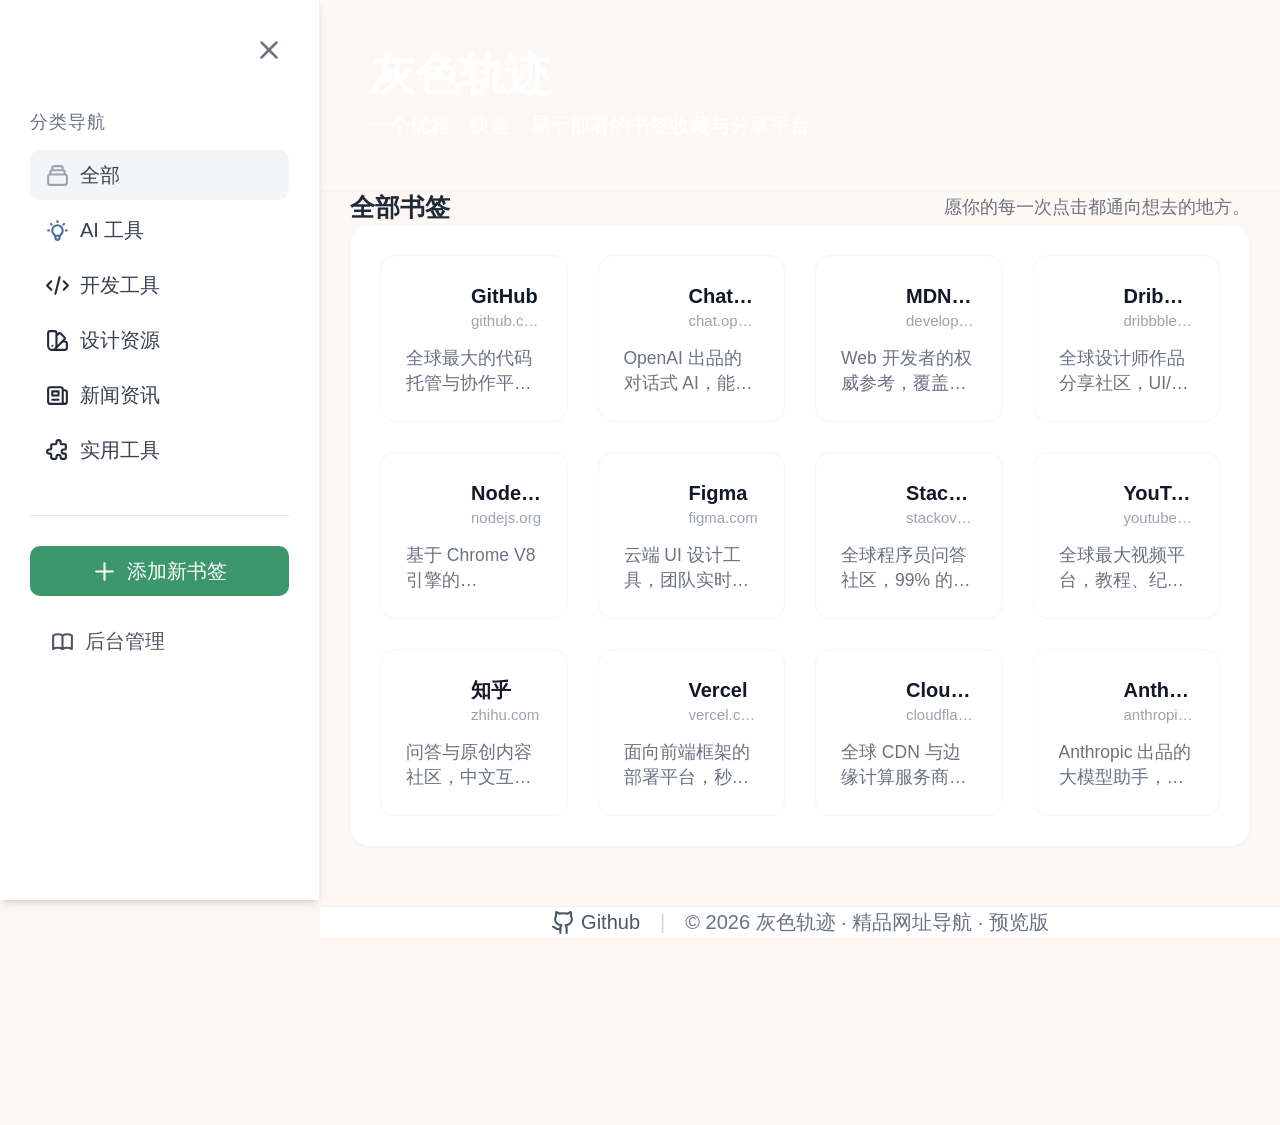
<file: preview/preview-single.html>
<!DOCTYPE html>
<html lang="zh-CN">
<head>
  <meta charset="UTF-8"/>
  <meta name="viewport" content="width=device-width, initial-scale=1">
  <title>灰色轨迹 - 网址导航（预览：125% 放大版）</title>
  <link rel="icon" href="data:image/svg+xml;utf8,<svg xmlns='http://www.w3.org/2000/svg' viewBox='0 0 24 24' fill='%234f46e5'><circle cx='12' cy='12' r='10'/></svg>">
  <script>
    if (localStorage.getItem('theme') === 'dark') {
      document.documentElement.classList.add('dark');
    }
  </script>
  <style>
/* === Tailwind (核心工具类，压缩后) === */
*,:after,:before{--tw-border-spacing-x:0;--tw-border-spacing-y:0;--tw-translate-x:0;--tw-translate-y:0;--tw-rotate:0;--tw-skew-x:0;--tw-skew-y:0;--tw-scale-x:1;--tw-scale-y:1;--tw-pan-x: ;--tw-pan-y: ;--tw-pinch-zoom: ;--tw-scroll-snap-strictness:proximity;--tw-gradient-from-position: ;--tw-gradient-via-position: ;--tw-gradient-to-position: ;--tw-ordinal: ;--tw-slashed-zero: ;--tw-numeric-figure: ;--tw-numeric-spacing: ;--tw-numeric-fraction: ;--tw-ring-inset: ;--tw-ring-offset-width:0px;--tw-ring-offset-color:#fff;--tw-ring-color:rgba(59,130,246,.5);--tw-ring-offset-shadow:0 0 #0000;--tw-ring-shadow:0 0 #0000;--tw-shadow:0 0 #0000;--tw-shadow-colored:0 0 #0000;--tw-blur: ;--tw-brightness: ;--tw-contrast: ;--tw-grayscale: ;--tw-hue-rotate: ;--tw-invert: ;--tw-saturate: ;--tw-sepia: ;--tw-drop-shadow: ;--tw-backdrop-blur: ;--tw-backdrop-brightness: ;--tw-backdrop-contrast: ;--tw-backdrop-grayscale: ;--tw-backdrop-hue-rotate: ;--tw-backdrop-invert: ;--tw-backdrop-opacity: ;--tw-backdrop-saturate: ;--tw-backdrop-sepia: ;--tw-contain-size: ;--tw-contain-layout: ;--tw-contain-paint: ;--tw-contain-style: }::backdrop{--tw-border-spacing-x:0;--tw-border-spacing-y:0;--tw-translate-x:0;--tw-translate-y:0;--tw-rotate:0;--tw-skew-x:0;--tw-skew-y:0;--tw-scale-x:1;--tw-scale-y:1;--tw-pan-x: ;--tw-pan-y: ;--tw-pinch-zoom: ;--tw-scroll-snap-strictness:proximity;--tw-gradient-from-position: ;--tw-gradient-via-position: ;--tw-gradient-to-position: ;--tw-ordinal: ;--tw-slashed-zero: ;--tw-numeric-figure: ;--tw-numeric-spacing: ;--tw-numeric-fraction: ;--tw-ring-inset: ;--tw-ring-offset-width:0px;--tw-ring-offset-color:#fff;--tw-ring-color:rgba(59,130,246,.5);--tw-ring-offset-shadow:0 0 #0000;--tw-ring-shadow:0 0 #0000;--tw-shadow:0 0 #0000;--tw-shadow-colored:0 0 #0000;--tw-blur: ;--tw-brightness: ;--tw-contrast: ;--tw-grayscale: ;--tw-hue-rotate: ;--tw-invert: ;--tw-saturate: ;--tw-sepia: ;--tw-drop-shadow: ;--tw-backdrop-blur: ;--tw-backdrop-brightness: ;--tw-backdrop-contrast: ;--tw-backdrop-grayscale: ;--tw-backdrop-hue-rotate: ;--tw-backdrop-invert: ;--tw-backdrop-opacity: ;--tw-backdrop-saturate: ;--tw-backdrop-sepia: ;--tw-contain-size: ;--tw-contain-layout: ;--tw-contain-paint: ;--tw-contain-style: }/*! tailwindcss v3.4.17 | MIT License | https://tailwindcss.com*/*,:after,:before{box-sizing:border-box;border:0 solid #e5e7eb}:after,:before{--tw-content:""}:host,html{line-height:1.5;-webkit-text-size-adjust:100%;-moz-tab-size:4;-o-tab-size:4;tab-size:4;font-family:Noto Sans SC,sans-serif;font-feature-settings:normal;font-variation-settings:normal;-webkit-tap-highlight-color:transparent}body{margin:0;line-height:inherit}hr{height:0;color:inherit;border-top-width:1px}abbr:where([title]){-webkit-text-decoration:underline dotted;text-decoration:underline dotted}h1,h2,h3,h4,h5,h6{font-size:inherit;font-weight:inherit}a{color:inherit;text-decoration:inherit}b,strong{font-weight:bolder}code,kbd,pre,samp{font-family:ui-monospace,SFMono-Regular,Menlo,Monaco,Consolas,Liberation Mono,Courier New,monospace;font-feature-settings:normal;font-variation-settings:normal;font-size:1em}small{font-size:80%}sub,sup{font-size:75%;line-height:0;position:relative;vertical-align:baseline}sub{bottom:-.25em}sup{top:-.5em}table{text-indent:0;border-color:inherit;border-collapse:collapse}button,input,optgroup,select,textarea{font-family:inherit;font-feature-settings:inherit;font-variation-settings:inherit;font-size:100%;font-weight:inherit;line-height:inherit;letter-spacing:inherit;color:inherit;margin:0;padding:0}button,select{text-transform:none}button,input:where([type=button]),input:where([type=reset]),input:where([type=submit]){-webkit-appearance:button;background-color:transparent;background-image:none}:-moz-focusring{outline:auto}:-moz-ui-invalid{box-shadow:none}progress{vertical-align:baseline}::-webkit-inner-spin-button,::-webkit-outer-spin-button{height:auto}[type=search]{-webkit-appearance:textfield;outline-offset:-2px}::-webkit-search-decoration{-webkit-appearance:none}::-webkit-file-upload-button{-webkit-appearance:button;font:inherit}summary{display:list-item}blockquote,dd,dl,figure,h1,h2,h3,h4,h5,h6,hr,p,pre{margin:0}fieldset{margin:0}fieldset,legend{padding:0}menu,ol,ul{list-style:none;margin:0;padding:0}dialog{padding:0}textarea{resize:vertical}input::-moz-placeholder,textarea::-moz-placeholder{opacity:1;color:#9ca3af}input::placeholder,textarea::placeholder{opacity:1;color:#9ca3af}[role=button],button{cursor:pointer}:disabled{cursor:default}audio,canvas,embed,iframe,img,object,svg,video{display:block;vertical-align:middle}img,video{max-width:100%;height:auto}[hidden]:where(:not([hidden=until-found])){display:none}.\!container{width:100%!important}.container{width:100%}@media (min-width:640px){.\!container{max-width:640px!important}.container{max-width:640px}}@media (min-width:768px){.\!container{max-width:768px!important}.container{max-width:768px}}@media (min-width:1024px){.\!container{max-width:1024px!important}.container{max-width:1024px}}@media (min-width:1280px){.\!container{max-width:1280px!important}.container{max-width:1280px}}@media (min-width:1536px){.\!container{max-width:1536px!important}.container{max-width:1536px}}.sr-only{position:absolute;width:1px;height:1px;padding:0;margin:-1px;overflow:hidden;clip:rect(0,0,0,0);white-space:nowrap;border-width:0}.pointer-events-none{pointer-events:none}.visible{visibility:visible}.invisible{visibility:hidden}.fixed{position:fixed}.absolute{position:absolute}.relative{position:relative}.sticky{position:sticky}.inset-0{inset:0}.-top-8{top:-2rem}.bottom-24{bottom:6rem}.bottom-8{bottom:2rem}.left-0{left:0}.left-4{left:1rem}.right-0{right:0}.right-2{right:.5rem}.right-4{right:1rem}.right-8{right:2rem}.top-0{top:0}.top-2{top:.5rem}.top-3\.5{top:.875rem}.top-4{top:1rem}.isolate{isolation:isolate}.z-10{z-index:10}.z-20{z-index:20}.z-40{z-index:40}.z-50{z-index:50}.col-span-full{grid-column:1/-1}.m-0{margin:0}.mx-4{margin-left:1rem;margin-right:1rem}.mx-auto{margin-left:auto;margin-right:auto}.my-4{margin-top:1rem;margin-bottom:1rem}.my-8{margin-top:2rem;margin-bottom:2rem}.\!mt-0{margin-top:0!important}.-mt-2{margin-top:-.5rem}.mb-1{margin-bottom:.25rem}.mb-2{margin-bottom:.5rem}.mb-3{margin-bottom:.75rem}.mb-4{margin-bottom:1rem}.mb-5{margin-bottom:1.25rem}.mb-6{margin-bottom:1.5rem}.mb-8{margin-bottom:2rem}.ml-1{margin-left:.25rem}.ml-2{margin-left:.5rem}.ml-auto{margin-left:auto}.mr-1{margin-right:.25rem}.mr-2{margin-right:.5rem}.mr-3{margin-right:.75rem}.mr-4{margin-right:1rem}.mt-1{margin-top:.25rem}.mt-1\.5{margin-top:.375rem}.mt-12{margin-top:3rem}.mt-2{margin-top:.5rem}.mt-3{margin-top:.75rem}.mt-4{margin-top:1rem}.mt-6{margin-top:1.5rem}.mt-8{margin-top:2rem}.line-clamp-2{overflow:hidden;display:-webkit-box;-webkit-box-orient:vertical;-webkit-line-clamp:2}.block{display:block}.inline-block{display:inline-block}.inline{display:inline}.flex{display:flex}.inline-flex{display:inline-flex}.table{display:table}.\!grid{display:grid!important}.grid{display:grid}.contents{display:contents}.\!hidden{display:none!important}.hidden{display:none}.aspect-video{aspect-ratio:16/9}.h-10{height:2.5rem}.h-12{height:3rem}.h-14{height:3.5rem}.h-2{height:.5rem}.h-3{height:.75rem}.h-3\.5{height:.875rem}.h-4{height:1rem}.h-5{height:1.25rem}.h-6{height:1.5rem}.h-8{height:2rem}.h-\[34px\]{height:34px}.h-\[42px\]{height:42px}.h-full{height:100%}.max-h-\[400px\]{max-height:400px}.min-h-0{min-height:0}.min-h-\[150px\]{min-height:150px}.min-h-screen{min-height:100vh}.w-10{width:2.5rem}.w-12{width:3rem}.w-14{width:3.5rem}.w-16{width:4rem}.w-20{width:5rem}.w-24{width:6rem}.w-3{width:.75rem}.w-3\.5{width:.875rem}.w-32{width:8rem}.w-4{width:1rem}.w-5{width:1.25rem}.w-6{width:1.5rem}.w-64{width:16rem}.w-8{width:2rem}.w-auto{width:auto}.w-full{width:100%}.min-w-0{min-width:0}.min-w-\[150px\]{min-width:150px}.min-w-\[200px\]{min-width:200px}.max-w-4xl{max-width:56rem}.max-w-5xl{max-width:64rem}.max-w-7xl{max-width:80rem}.max-w-\[140px\]{max-width:140px}.max-w-\[150px\]{max-width:150px}.max-w-\[190px\]{max-width:190px}.max-w-\[200px\]{max-width:200px}.max-w-\[280px\]{max-width:280px}.max-w-md{max-width:28rem}.max-w-xl{max-width:36rem}.flex-1{flex:1 1 0%}.flex-shrink-0,.shrink-0{flex-shrink:0}.border-collapse{border-collapse:collapse}.origin-left{transform-origin:left}.origin-right{transform-origin:right}.translate-y-8{--tw-translate-y:2rem}.scale-75,.translate-y-8{transform:translate(var(--tw-translate-x),var(--tw-translate-y)) rotate(var(--tw-rotate)) skewX(var(--tw-skew-x)) skewY(var(--tw-skew-y)) scaleX(var(--tw-scale-x)) scaleY(var(--tw-scale-y))}.scale-75{--tw-scale-x:.75;--tw-scale-y:.75}.scale-95{--tw-scale-x:.95;--tw-scale-y:.95}.scale-95,.transform{transform:translate(var(--tw-translate-x),var(--tw-translate-y)) rotate(var(--tw-rotate)) skewX(var(--tw-skew-x)) skewY(var(--tw-skew-y)) scaleX(var(--tw-scale-x)) scaleY(var(--tw-scale-y))}@keyframes spin{to{transform:rotate(1turn)}}.animate-spin{animation:spin 1s linear infinite}.cursor-move{cursor:move}.cursor-not-allowed{cursor:not-allowed}.cursor-pointer{cursor:pointer}.select-none{-webkit-user-select:none;-moz-user-select:none;user-select:none}.resize{resize:both}.appearance-none{-webkit-appearance:none;-moz-appearance:none;appearance:none}.grid-cols-1{grid-template-columns:repeat(1,minmax(0,1fr))}.grid-cols-2{grid-template-columns:repeat(2,minmax(0,1fr))}.grid-cols-3{grid-template-columns:repeat(3,minmax(0,1fr))}.flex-row{flex-direction:row}.flex-col{flex-direction:column}.flex-wrap{flex-wrap:wrap}.flex-nowrap{flex-wrap:nowrap}.items-start{align-items:flex-start}.items-center{align-items:center}.justify-start{justify-content:flex-start}.justify-end{justify-content:flex-end}.justify-center{justify-content:center}.justify-between{justify-content:space-between}.justify-items-center{justify-items:center}.gap-1{gap:.25rem}.gap-2{gap:.5rem}.gap-3{gap:.75rem}.gap-4{gap:1rem}.space-x-1>:not([hidden])~:not([hidden]){--tw-space-x-reverse:0;margin-right:calc(.25rem*var(--tw-space-x-reverse));margin-left:calc(.25rem*(1 - var(--tw-space-x-reverse)))}.space-x-4>:not([hidden])~:not([hidden]){--tw-space-x-reverse:0;margin-right:calc(1rem*var(--tw-space-x-reverse));margin-left:calc(1rem*(1 - var(--tw-space-x-reverse)))}.space-y-1>:not([hidden])~:not([hidden]){--tw-space-y-reverse:0;margin-top:calc(.25rem*(1 - var(--tw-space-y-reverse)));margin-bottom:calc(.25rem*var(--tw-space-y-reverse))}.space-y-3>:not([hidden])~:not([hidden]){--tw-space-y-reverse:0;margin-top:calc(.75rem*(1 - var(--tw-space-y-reverse)));margin-bottom:calc(.75rem*var(--tw-space-y-reverse))}.space-y-4>:not([hidden])~:not([hidden]){--tw-space-y-reverse:0;margin-top:calc(1rem*(1 - var(--tw-space-y-reverse)));margin-bottom:calc(1rem*var(--tw-space-y-reverse))}.overflow-auto{overflow:auto}.overflow-hidden{overflow:hidden}.overflow-visible{overflow:visible}.overflow-y-auto{overflow-y:auto}.truncate{overflow:hidden;text-overflow:ellipsis}.truncate,.whitespace-nowrap{white-space:nowrap}.rounded{border-radius:.25rem}.rounded-2xl{border-radius:1rem}.rounded-full{border-radius:9999px}.rounded-lg{border-radius:.5rem}.rounded-md{border-radius:.375rem}.rounded-xl{border-radius:.75rem}.border{border-width:1px}.border-0{border-width:0}.border-2{border-width:2px}.border-4{border-width:4px}.border-b{border-bottom-width:1px}.border-r{border-right-width:1px}.border-t{border-top-width:1px}.border-none{border-style:none}.border-accent-500{--tw-border-opacity:1;border-color:rgb(60 151 109/var(--tw-border-opacity,1))}.border-amber-200{--tw-border-opacity:1;border-color:rgb(253 230 138/var(--tw-border-opacity,1))}.border-gray-100{--tw-border-opacity:1;border-color:rgb(243 244 246/var(--tw-border-opacity,1))}.border-gray-200{--tw-border-opacity:1;border-color:rgb(229 231 235/var(--tw-border-opacity,1))}.border-gray-300{--tw-border-opacity:1;border-color:rgb(209 213 219/var(--tw-border-opacity,1))}.border-primary-100{--tw-border-opacity:1;border-color:rgb(225 231 241/var(--tw-border-opacity,1))}.border-primary-100\/60{border-color:rgba(225,231,241,.6)}.border-primary-200{--tw-border-opacity:1;border-color:rgb(195 208 227/var(--tw-border-opacity,1))}.border-primary-600{--tw-border-opacity:1;border-color:rgb(48 85 128/var(--tw-border-opacity,1))}.border-red-200{--tw-border-opacity:1;border-color:rgb(254 202 202/var(--tw-border-opacity,1))}.border-transparent{border-color:transparent}.border-t-primary-500{--tw-border-opacity:1;border-top-color:rgb(65 109 157/var(--tw-border-opacity,1))}.bg-accent-100{--tw-bg-opacity:1;background-color:rgb(217 240 229/var(--tw-bg-opacity,1))}.bg-accent-500{--tw-bg-opacity:1;background-color:rgb(60 151 109/var(--tw-bg-opacity,1))}.bg-amber-100{--tw-bg-opacity:1;background-color:rgb(254 243 199/var(--tw-bg-opacity,1))}.bg-amber-50{--tw-bg-opacity:1;background-color:rgb(255 251 235/var(--tw-bg-opacity,1))}.bg-black{--tw-bg-opacity:1;background-color:rgb(0 0 0/var(--tw-bg-opacity,1))}.bg-blue-100{--tw-bg-opacity:1;background-color:rgb(219 234 254/var(--tw-bg-opacity,1))}.bg-blue-50{--tw-bg-opacity:1;background-color:rgb(239 246 255/var(--tw-bg-opacity,1))}.bg-blue-600{--tw-bg-opacity:1;background-color:rgb(37 99 235/var(--tw-bg-opacity,1))}.bg-gray-100{--tw-bg-opacity:1;background-color:rgb(243 244 246/var(--tw-bg-opacity,1))}.bg-gray-200{--tw-bg-opacity:1;background-color:rgb(229 231 235/var(--tw-bg-opacity,1))}.bg-gray-50{--tw-bg-opacity:1;background-color:rgb(249 250 251/var(--tw-bg-opacity,1))}.bg-gray-600{--tw-bg-opacity:1;background-color:rgb(75 85 99/var(--tw-bg-opacity,1))}.bg-gray-800{--tw-bg-opacity:1;background-color:rgb(31 41 55/var(--tw-bg-opacity,1))}.bg-green-100{--tw-bg-opacity:1;background-color:rgb(220 252 231/var(--tw-bg-opacity,1))}.bg-green-50{--tw-bg-opacity:1;background-color:rgb(240 253 244/var(--tw-bg-opacity,1))}.bg-green-600{--tw-bg-opacity:1;background-color:rgb(22 163 74/var(--tw-bg-opacity,1))}.bg-indigo-50{--tw-bg-opacity:1;background-color:rgb(238 242 255/var(--tw-bg-opacity,1))}.bg-indigo-600{--tw-bg-opacity:1;background-color:rgb(79 70 229/var(--tw-bg-opacity,1))}.bg-orange-600{--tw-bg-opacity:1;background-color:rgb(234 88 12/var(--tw-bg-opacity,1))}.bg-primary-100{--tw-bg-opacity:1;background-color:rgb(225 231 241/var(--tw-bg-opacity,1))}.bg-primary-50{--tw-bg-opacity:1;background-color:rgb(243 245 249/var(--tw-bg-opacity,1))}.bg-primary-600{--tw-bg-opacity:1;background-color:rgb(48 85 128/var(--tw-bg-opacity,1))}.bg-primary-700{--tw-bg-opacity:1;background-color:rgb(37 66 103/var(--tw-bg-opacity,1))}.bg-purple-600{--tw-bg-opacity:1;background-color:rgb(147 51 234/var(--tw-bg-opacity,1))}.bg-red-100{--tw-bg-opacity:1;background-color:rgb(254 226 226/var(--tw-bg-opacity,1))}.bg-red-50{--tw-bg-opacity:1;background-color:rgb(254 242 242/var(--tw-bg-opacity,1))}.bg-red-600{--tw-bg-opacity:1;background-color:rgb(220 38 38/var(--tw-bg-opacity,1))}.bg-secondary-100{--tw-bg-opacity:1;background-color:rgb(246 237 225/var(--tw-bg-opacity,1))}.bg-secondary-50{--tw-bg-opacity:1;background-color:rgb(253 248 243/var(--tw-bg-opacity,1))}.bg-transparent{background-color:transparent}.bg-white{--tw-bg-opacity:1;background-color:rgb(255 255 255/var(--tw-bg-opacity,1))}.bg-white\/15{background-color:hsla(0,0%,100%,.15)}.bg-white\/80{background-color:hsla(0,0%,100%,.8)}.bg-white\/90{background-color:hsla(0,0%,100%,.9)}.bg-opacity-50{--tw-bg-opacity:0.5}.object-contain{-o-object-fit:contain;object-fit:contain}.object-cover{-o-object-fit:cover;object-fit:cover}.p-0{padding:0}.p-1{padding:.25rem}.p-1\.5{padding:.375rem}.p-2{padding:.5rem}.p-3{padding:.75rem}.p-4{padding:1rem}.p-5{padding:1.25rem}.p-6{padding:1.5rem}.px-1\.5{padding-left:.375rem;padding-right:.375rem}.px-2{padding-left:.5rem;padding-right:.5rem}.px-3{padding-left:.75rem;padding-right:.75rem}.px-4{padding-left:1rem;padding-right:1rem}.px-5{padding-left:1.25rem;padding-right:1.25rem}.px-6{padding-left:1.5rem;padding-right:1.5rem}.py-0\.5{padding-top:.125rem;padding-bottom:.125rem}.py-1{padding-top:.25rem;padding-bottom:.25rem}.py-1\.5{padding-top:.375rem;padding-bottom:.375rem}.py-10{padding-top:2.5rem;padding-bottom:2.5rem}.py-2{padding-top:.5rem;padding-bottom:.5rem}.py-2\.5{padding-top:.625rem;padding-bottom:.625rem}.py-20{padding-top:5rem;padding-bottom:5rem}.py-3\.5{padding-top:.875rem;padding-bottom:.875rem}.py-4{padding-top:1rem;padding-bottom:1rem}.py-8{padding-top:2rem;padding-bottom:2rem}.pb-1{padding-bottom:.25rem}.pb-12{padding-bottom:3rem}.pb-2{padding-bottom:.5rem}.pl-12{padding-left:3rem}.pr-4{padding-right:1rem}.pt-2{padding-top:.5rem}.pt-3{padding-top:.75rem}.pt-4{padding-top:1rem}.pt-6{padding-top:1.5rem}.text-left{text-align:left}.text-center{text-align:center}.text-right{text-align:right}.font-mono{font-family:ui-monospace,SFMono-Regular,Menlo,Monaco,Consolas,Liberation Mono,Courier New,monospace}.font-sans{font-family:Noto Sans SC,sans-serif}.text-3xl{font-size:1.875rem;line-height:2.25rem}.text-base{font-size:1rem;line-height:1.5rem}.text-lg{font-size:1.125rem;line-height:1.75rem}.text-sm{font-size:.875rem;line-height:1.25rem}.text-xl{font-size:1.25rem;line-height:1.75rem}.text-xs{font-size:.75rem;line-height:1rem}.font-bold{font-weight:700}.font-medium{font-weight:500}.font-normal{font-weight:400}.font-semibold{font-weight:600}.uppercase{text-transform:uppercase}.leading-relaxed{line-height:1.625}.tracking-tight{letter-spacing:-.025em}.tracking-wider{letter-spacing:.05em}.text-accent-700{--tw-text-opacity:1;color:rgb(38 92 68/var(--tw-text-opacity,1))}.text-amber-500{--tw-text-opacity:1;color:rgb(245 158 11/var(--tw-text-opacity,1))}.text-amber-600{--tw-text-opacity:1;color:rgb(217 119 6/var(--tw-text-opacity,1))}.text-amber-700{--tw-text-opacity:1;color:rgb(180 83 9/var(--tw-text-opacity,1))}.text-amber-800{--tw-text-opacity:1;color:rgb(146 64 14/var(--tw-text-opacity,1))}.text-black{--tw-text-opacity:1;color:rgb(0 0 0/var(--tw-text-opacity,1))}.text-blue-600{--tw-text-opacity:1;color:rgb(37 99 235/var(--tw-text-opacity,1))}.text-gray-200{--tw-text-opacity:1;color:rgb(229 231 235/var(--tw-text-opacity,1))}.text-gray-300{--tw-text-opacity:1;color:rgb(209 213 219/var(--tw-text-opacity,1))}.text-gray-400{--tw-text-opacity:1;color:rgb(156 163 175/var(--tw-text-opacity,1))}.text-gray-500{--tw-text-opacity:1;color:rgb(107 114 128/var(--tw-text-opacity,1))}.text-gray-600{--tw-text-opacity:1;color:rgb(75 85 99/var(--tw-text-opacity,1))}.text-gray-700{--tw-text-opacity:1;color:rgb(55 65 81/var(--tw-text-opacity,1))}.text-gray-800{--tw-text-opacity:1;color:rgb(31 41 55/var(--tw-text-opacity,1))}.text-gray-900{--tw-text-opacity:1;color:rgb(17 24 39/var(--tw-text-opacity,1))}.text-green-700{--tw-text-opacity:1;color:rgb(21 128 61/var(--tw-text-opacity,1))}.text-indigo-600{--tw-text-opacity:1;color:rgb(79 70 229/var(--tw-text-opacity,1))}.text-primary-100\/90{color:rgba(225,231,241,.9)}.text-primary-200{--tw-text-opacity:1;color:rgb(195 208 227/var(--tw-text-opacity,1))}.text-primary-500{--tw-text-opacity:1;color:rgb(65 109 157/var(--tw-text-opacity,1))}.text-primary-600{--tw-text-opacity:1;color:rgb(48 85 128/var(--tw-text-opacity,1))}.text-primary-700{--tw-text-opacity:1;color:rgb(37 66 103/var(--tw-text-opacity,1))}.text-red-400{--tw-text-opacity:1;color:rgb(248 113 113/var(--tw-text-opacity,1))}.text-red-500{--tw-text-opacity:1;color:rgb(239 68 68/var(--tw-text-opacity,1))}.text-red-600{--tw-text-opacity:1;color:rgb(220 38 38/var(--tw-text-opacity,1))}.text-red-700{--tw-text-opacity:1;color:rgb(185 28 28/var(--tw-text-opacity,1))}.text-white{--tw-text-opacity:1;color:rgb(255 255 255/var(--tw-text-opacity,1))}.underline{text-decoration-line:underline}.placeholder-gray-400::-moz-placeholder{--tw-placeholder-opacity:1;color:rgb(156 163 175/var(--tw-placeholder-opacity,1))}.placeholder-gray-400::placeholder{--tw-placeholder-opacity:1;color:rgb(156 163 175/var(--tw-placeholder-opacity,1))}.placeholder-primary-200::-moz-placeholder{--tw-placeholder-opacity:1;color:rgb(195 208 227/var(--tw-placeholder-opacity,1))}.placeholder-primary-200::placeholder{--tw-placeholder-opacity:1;color:rgb(195 208 227/var(--tw-placeholder-opacity,1))}.opacity-0{opacity:0}.opacity-25{opacity:.25}.opacity-50{opacity:.5}.opacity-70{opacity:.7}.opacity-75{opacity:.75}.opacity-90{opacity:.9}.shadow-2xl{--tw-shadow:0 25px 50px -12px rgba(0,0,0,.25);--tw-shadow-colored:0 25px 50px -12px var(--tw-shadow-color)}.shadow-2xl,.shadow-inner{box-shadow:var(--tw-ring-offset-shadow,0 0 #0000),var(--tw-ring-shadow,0 0 #0000),var(--tw-shadow)}.shadow-inner{--tw-shadow:inset 0 2px 4px 0 rgba(0,0,0,.05);--tw-shadow-colored:inset 0 2px 4px 0 var(--tw-shadow-color)}.shadow-lg{--tw-shadow:0 10px 15px -3px rgba(0,0,0,.1),0 4px 6px -4px rgba(0,0,0,.1);--tw-shadow-colored:0 10px 15px -3px var(--tw-shadow-color),0 4px 6px -4px var(--tw-shadow-color)}.shadow-lg,.shadow-md{box-shadow:var(--tw-ring-offset-shadow,0 0 #0000),var(--tw-ring-shadow,0 0 #0000),var(--tw-shadow)}.shadow-md{--tw-shadow:0 4px 6px -1px rgba(0,0,0,.1),0 2px 4px -2px rgba(0,0,0,.1);--tw-shadow-colored:0 4px 6px -1px var(--tw-shadow-color),0 2px 4px -2px var(--tw-shadow-color)}.shadow-none{--tw-shadow:0 0 #0000;--tw-shadow-colored:0 0 #0000}.shadow-none,.shadow-sm{box-shadow:var(--tw-ring-offset-shadow,0 0 #0000),var(--tw-ring-shadow,0 0 #0000),var(--tw-shadow)}.shadow-sm{--tw-shadow:0 1px 2px 0 rgba(0,0,0,.05);--tw-shadow-colored:0 1px 2px 0 var(--tw-shadow-color)}.shadow-primary-600\/20{--tw-shadow-color:rgba(48,85,128,.2);--tw-shadow:var(--tw-shadow-colored)}.outline-none{outline:2px solid transparent;outline-offset:2px}.outline{outline-style:solid}.blur{--tw-blur:blur(8px)}.blur,.filter{filter:var(--tw-blur) var(--tw-brightness) var(--tw-contrast) var(--tw-grayscale) var(--tw-hue-rotate) var(--tw-invert) var(--tw-saturate) var(--tw-sepia) var(--tw-drop-shadow)}.backdrop-blur{--tw-backdrop-blur:blur(8px)}.backdrop-blur,.backdrop-blur-sm{-webkit-backdrop-filter:var(--tw-backdrop-blur) var(--tw-backdrop-brightness) var(--tw-backdrop-contrast) var(--tw-backdrop-grayscale) var(--tw-backdrop-hue-rotate) var(--tw-backdrop-invert) var(--tw-backdrop-opacity) var(--tw-backdrop-saturate) var(--tw-backdrop-sepia);backdrop-filter:var(--tw-backdrop-blur) var(--tw-backdrop-brightness) var(--tw-backdrop-contrast) var(--tw-backdrop-grayscale) var(--tw-backdrop-hue-rotate) var(--tw-backdrop-invert) var(--tw-backdrop-opacity) var(--tw-backdrop-saturate) var(--tw-backdrop-sepia)}.backdrop-blur-sm{--tw-backdrop-blur:blur(4px)}.transition{transition-property:color,background-color,border-color,text-decoration-color,fill,stroke,opacity,box-shadow,transform,filter,-webkit-backdrop-filter;transition-property:color,background-color,border-color,text-decoration-color,fill,stroke,opacity,box-shadow,transform,filter,backdrop-filter;transition-property:color,background-color,border-color,text-decoration-color,fill,stroke,opacity,box-shadow,transform,filter,backdrop-filter,-webkit-backdrop-filter;transition-timing-function:cubic-bezier(.4,0,.2,1);transition-duration:.15s}.transition-all{transition-property:all;transition-timing-function:cubic-bezier(.4,0,.2,1);transition-duration:.15s}.transition-colors{transition-property:color,background-color,border-color,text-decoration-color,fill,stroke;transition-timing-function:cubic-bezier(.4,0,.2,1);transition-duration:.15s}.transition-opacity{transition-property:opacity;transition-timing-function:cubic-bezier(.4,0,.2,1);transition-duration:.15s}.transition-shadow{transition-property:box-shadow;transition-timing-function:cubic-bezier(.4,0,.2,1);transition-duration:.15s}.duration-200{transition-duration:.2s}.duration-300{transition-duration:.3s}.ease-out{transition-timing-function:cubic-bezier(0,0,.2,1)}.hover\:-translate-y-0\.5:hover{--tw-translate-y:-0.125rem;transform:translate(var(--tw-translate-x),var(--tw-translate-y)) rotate(var(--tw-rotate)) skewX(var(--tw-skew-x)) skewY(var(--tw-skew-y)) scaleX(var(--tw-scale-x)) scaleY(var(--tw-scale-y))}.hover\:bg-accent-200:hover{--tw-bg-opacity:1;background-color:rgb(180 223 203/var(--tw-bg-opacity,1))}.hover\:bg-accent-600:hover{--tw-bg-opacity:1;background-color:rgb(46 119 85/var(--tw-bg-opacity,1))}.hover\:bg-blue-100:hover{--tw-bg-opacity:1;background-color:rgb(219 234 254/var(--tw-bg-opacity,1))}.hover\:bg-blue-200:hover{--tw-bg-opacity:1;background-color:rgb(191 219 254/var(--tw-bg-opacity,1))}.hover\:bg-blue-700:hover{--tw-bg-opacity:1;background-color:rgb(29 78 216/var(--tw-bg-opacity,1))}.hover\:bg-gray-100:hover{--tw-bg-opacity:1;background-color:rgb(243 244 246/var(--tw-bg-opacity,1))}.hover\:bg-gray-200:hover{--tw-bg-opacity:1;background-color:rgb(229 231 235/var(--tw-bg-opacity,1))}.hover\:bg-gray-50:hover{--tw-bg-opacity:1;background-color:rgb(249 250 251/var(--tw-bg-opacity,1))}.hover\:bg-gray-700:hover{--tw-bg-opacity:1;background-color:rgb(55 65 81/var(--tw-bg-opacity,1))}.hover\:bg-gray-900:hover{--tw-bg-opacity:1;background-color:rgb(17 24 39/var(--tw-bg-opacity,1))}.hover\:bg-green-700:hover{--tw-bg-opacity:1;background-color:rgb(21 128 61/var(--tw-bg-opacity,1))}.hover\:bg-indigo-100:hover{--tw-bg-opacity:1;background-color:rgb(224 231 255/var(--tw-bg-opacity,1))}.hover\:bg-indigo-700:hover{--tw-bg-opacity:1;background-color:rgb(67 56 202/var(--tw-bg-opacity,1))}.hover\:bg-orange-700:hover{--tw-bg-opacity:1;background-color:rgb(194 65 12/var(--tw-bg-opacity,1))}.hover\:bg-primary-700:hover{--tw-bg-opacity:1;background-color:rgb(37 66 103/var(--tw-bg-opacity,1))}.hover\:bg-purple-700:hover{--tw-bg-opacity:1;background-color:rgb(126 34 206/var(--tw-bg-opacity,1))}.hover\:bg-red-100:hover{--tw-bg-opacity:1;background-color:rgb(254 226 226/var(--tw-bg-opacity,1))}.hover\:bg-red-200:hover{--tw-bg-opacity:1;background-color:rgb(254 202 202/var(--tw-bg-opacity,1))}.hover\:bg-red-700:hover{--tw-bg-opacity:1;background-color:rgb(185 28 28/var(--tw-bg-opacity,1))}.hover\:bg-secondary-50:hover{--tw-bg-opacity:1;background-color:rgb(253 248 243/var(--tw-bg-opacity,1))}.hover\:bg-white\/50:hover{background-color:hsla(0,0%,100%,.5)}.hover\:text-gray-500:hover{--tw-text-opacity:1;color:rgb(107 114 128/var(--tw-text-opacity,1))}.hover\:text-gray-800:hover{--tw-text-opacity:1;color:rgb(31 41 55/var(--tw-text-opacity,1))}.hover\:text-primary-500:hover{--tw-text-opacity:1;color:rgb(65 109 157/var(--tw-text-opacity,1))}.hover\:text-primary-600:hover{--tw-text-opacity:1;color:rgb(48 85 128/var(--tw-text-opacity,1))}.hover\:shadow-primary-600\/40:hover{--tw-shadow-color:rgba(48,85,128,.4);--tw-shadow:var(--tw-shadow-colored)}.focus\:border-primary-400:focus{--tw-border-opacity:1;border-color:rgb(108 143 186/var(--tw-border-opacity,1))}.focus\:bg-white:focus{--tw-bg-opacity:1;background-color:rgb(255 255 255/var(--tw-bg-opacity,1))}.focus\:bg-white\/20:focus{background-color:hsla(0,0%,100%,.2)}.focus\:outline-none:focus{outline:2px solid transparent;outline-offset:2px}.focus\:ring-0:focus{--tw-ring-offset-shadow:var(--tw-ring-inset) 0 0 0 var(--tw-ring-offset-width) var(--tw-ring-offset-color);--tw-ring-shadow:var(--tw-ring-inset) 0 0 0 calc(var(--tw-ring-offset-width)) var(--tw-ring-color)}.focus\:ring-0:focus,.focus\:ring-1:focus{box-shadow:var(--tw-ring-offset-shadow),var(--tw-ring-shadow),var(--tw-shadow,0 0 #0000)}.focus\:ring-1:focus{--tw-ring-offset-shadow:var(--tw-ring-inset) 0 0 0 var(--tw-ring-offset-width) var(--tw-ring-offset-color);--tw-ring-shadow:var(--tw-ring-inset) 0 0 0 calc(1px + var(--tw-ring-offset-width)) var(--tw-ring-color)}.focus\:ring-2:focus{--tw-ring-offset-shadow:var(--tw-ring-inset) 0 0 0 var(--tw-ring-offset-width) var(--tw-ring-offset-color);--tw-ring-shadow:var(--tw-ring-inset) 0 0 0 calc(2px + var(--tw-ring-offset-width)) var(--tw-ring-color);box-shadow:var(--tw-ring-offset-shadow),var(--tw-ring-shadow),var(--tw-shadow,0 0 #0000)}.focus\:ring-accent-400:focus{--tw-ring-opacity:1;--tw-ring-color:rgb(97 180 138/var(--tw-ring-opacity,1))}.focus\:ring-primary-200:focus{--tw-ring-opacity:1;--tw-ring-color:rgb(195 208 227/var(--tw-ring-opacity,1))}.focus\:ring-primary-500:focus{--tw-ring-opacity:1;--tw-ring-color:rgb(65 109 157/var(--tw-ring-opacity,1))}.focus\:ring-white\/30:focus{--tw-ring-color:hsla(0,0%,100%,.3)}.focus\:ring-offset-2:focus{--tw-ring-offset-width:2px}.disabled\:cursor-not-allowed:disabled{cursor:not-allowed}.disabled\:opacity-50:disabled{opacity:.5}.group:hover .group-hover\:opacity-100{opacity:1}.dark\:block:is(.dark *){display:block}.dark\:hidden:is(.dark *){display:none}.dark\:border-amber-900\/60:is(.dark *){border-color:rgba(120,53,15,.6)}.dark\:border-gray-600:is(.dark *){--tw-border-opacity:1;border-color:rgb(75 85 99/var(--tw-border-opacity,1))}.dark\:border-gray-700:is(.dark *){--tw-border-opacity:1;border-color:rgb(55 65 81/var(--tw-border-opacity,1))}.dark\:border-gray-800:is(.dark *){--tw-border-opacity:1;border-color:rgb(31 41 55/var(--tw-border-opacity,1))}.dark\:border-primary-900\/60:is(.dark *){border-color:rgba(25,46,69,.6)}.dark\:border-red-900\/60:is(.dark *){border-color:rgba(127,29,29,.6)}.dark\:bg-accent-900\/30:is(.dark *){background-color:rgba(27,62,48,.3)}.dark\:bg-amber-950\/40:is(.dark *){background-color:rgba(69,26,3,.4)}.dark\:bg-gray-700:is(.dark *){--tw-bg-opacity:1;background-color:rgb(55 65 81/var(--tw-bg-opacity,1))}.dark\:bg-gray-800:is(.dark *){--tw-bg-opacity:1;background-color:rgb(31 41 55/var(--tw-bg-opacity,1))}.dark\:bg-gray-800\/50:is(.dark *){background-color:rgba(31,41,55,.5)}.dark\:bg-gray-800\/80:is(.dark *){background-color:rgba(31,41,55,.8)}.dark\:bg-gray-800\/90:is(.dark *){background-color:rgba(31,41,55,.9)}.dark\:bg-gray-900:is(.dark *){--tw-bg-opacity:1;background-color:rgb(17 24 39/var(--tw-bg-opacity,1))}.dark\:bg-primary-950\/40:is(.dark *){background-color:rgba(16,30,45,.4)}.dark\:bg-red-950\/40:is(.dark *){background-color:rgba(69,10,10,.4)}.dark\:bg-secondary-800:is(.dark *){--tw-bg-opacity:1;background-color:rgb(107 73 44/var(--tw-bg-opacity,1))}.dark\:text-accent-300:is(.dark *){--tw-text-opacity:1;color:rgb(137 202 169/var(--tw-text-opacity,1))}.dark\:text-amber-200:is(.dark *){--tw-text-opacity:1;color:rgb(253 230 138/var(--tw-text-opacity,1))}.dark\:text-gray-100:is(.dark *){--tw-text-opacity:1;color:rgb(243 244 246/var(--tw-text-opacity,1))}.dark\:text-gray-200:is(.dark *){--tw-text-opacity:1;color:rgb(229 231 235/var(--tw-text-opacity,1))}.dark\:text-gray-300:is(.dark *){--tw-text-opacity:1;color:rgb(209 213 219/var(--tw-text-opacity,1))}.dark\:text-gray-400:is(.dark *){--tw-text-opacity:1;color:rgb(156 163 175/var(--tw-text-opacity,1))}.dark\:text-gray-500:is(.dark *){--tw-text-opacity:1;color:rgb(107 114 128/var(--tw-text-opacity,1))}.dark\:text-gray-700\/50:is(.dark *){color:rgba(55,65,81,.5)}.dark\:text-primary-200:is(.dark *){--tw-text-opacity:1;color:rgb(195 208 227/var(--tw-text-opacity,1))}.dark\:text-primary-300:is(.dark *){--tw-text-opacity:1;color:rgb(156 179 209/var(--tw-text-opacity,1))}.dark\:text-primary-400:is(.dark *){--tw-text-opacity:1;color:rgb(108 143 186/var(--tw-text-opacity,1))}.dark\:text-red-200:is(.dark *){--tw-text-opacity:1;color:rgb(254 202 202/var(--tw-text-opacity,1))}.dark\:placeholder-gray-500:is(.dark *)::-moz-placeholder{--tw-placeholder-opacity:1;color:rgb(107 114 128/var(--tw-placeholder-opacity,1))}.dark\:placeholder-gray-500:is(.dark *)::placeholder{--tw-placeholder-opacity:1;color:rgb(107 114 128/var(--tw-placeholder-opacity,1))}.dark\:hover\:bg-accent-900\/50:hover:is(.dark *){background-color:rgba(27,62,48,.5)}.dark\:hover\:bg-gray-700:hover:is(.dark *){--tw-bg-opacity:1;background-color:rgb(55 65 81/var(--tw-bg-opacity,1))}.dark\:hover\:bg-gray-800:hover:is(.dark *){--tw-bg-opacity:1;background-color:rgb(31 41 55/var(--tw-bg-opacity,1))}.dark\:hover\:text-primary-400:hover:is(.dark *){--tw-text-opacity:1;color:rgb(108 143 186/var(--tw-text-opacity,1))}.dark\:focus\:bg-gray-800:focus:is(.dark *){--tw-bg-opacity:1;background-color:rgb(31 41 55/var(--tw-bg-opacity,1))}@media (min-width:550px){.min-\[550px\]\:block{display:block}.min-\[550px\]\:flex{display:flex}.min-\[550px\]\:hidden{display:none}}@media (min-width:640px){.sm\:block{display:block}.sm\:h-16{height:4rem}.sm\:w-16{width:4rem}.sm\:grid-cols-2{grid-template-columns:repeat(2,minmax(0,1fr))}.sm\:gap-6{gap:1.5rem}.sm\:p-6{padding:1.5rem}.sm\:px-6{padding-left:1.5rem;padding-right:1.5rem}.sm\:py-12{padding-top:3rem;padding-bottom:3rem}}@media (min-width:768px){.md\:block{display:block}.md\:grid-cols-3{grid-template-columns:repeat(3,minmax(0,1fr))}.md\:grid-cols-4{grid-template-columns:repeat(4,minmax(0,1fr))}.md\:px-10{padding-left:2.5rem;padding-right:2.5rem}.md\:text-4xl{font-size:2.25rem;line-height:2.5rem}.md\:text-base{font-size:1rem;line-height:1.5rem}}@media (min-width:1024px){.lg\:ml-64{margin-left:16rem}.lg\:block{display:block}.lg\:hidden{display:none}.lg\:transform-none{transform:none}.lg\:grid-cols-3{grid-template-columns:repeat(3,minmax(0,1fr))}.lg\:grid-cols-4{grid-template-columns:repeat(4,minmax(0,1fr))}.lg\:grid-cols-5{grid-template-columns:repeat(5,minmax(0,1fr))}}@media (min-width:1200px){.min-\[1200px\]\:grid-cols-6{grid-template-columns:repeat(6,minmax(0,1fr))}}@media (min-width:1280px){.xl\:grid-cols-4{grid-template-columns:repeat(4,minmax(0,1fr))}.xl\:grid-cols-7{grid-template-columns:repeat(7,minmax(0,1fr))}}
  </style>
  <style>
/* === style.css (项目主样式) === */
/* 自定义滚动条 */
:root {
  --card-padding: 1.25rem; /* 20px, default p-5 */
  --card-radius: 0.75rem;  /* 12px, default rounded-xl */
  --frosted-glass-blur: 15px; /* Default blur */
}

.home-title-block:empty {
  display: none;
}

/* 粘性页脚：内容不足一屏时推到底部，内容较多时自然跟随文档流 */
#app-scroll > .main-content {
  display: flex;
  flex-direction: column;
  min-height: 100%;
}

#app-scroll > .main-content > header,
#app-scroll > .main-content > div,
#app-scroll > .main-content > section {
  width: 100%;
  flex-shrink: 0;
}

#app-scroll > .main-content > footer {
  flex-shrink: 0;
  margin-top: auto;
  /* 与 eooce/Nav-Item 页脚字体一致：桌面 14px，移动端 0.7rem */
  font-size: 14px;
  /* 桌面风格一/二：黑色；桌面风格三在下方 media 中覆盖为白色 */
  color: #111827;
}

/* 仅继承字号，不锁死 color，避免盖掉 hover:text-primary-500 */
#app-scroll > .main-content > footer a,
#app-scroll > .main-content > footer p,
#app-scroll > .main-content > footer span {
  font-size: inherit;
}

#app-scroll > .main-content > footer .text-gray-300 {
  color: rgba(17, 24, 39, 0.35);
}

@media (max-width: 768px) {
  #app-scroll > .main-content > footer {
    font-size: 0.7rem;
  }
}

/* 手机端不区分卡片风格，页脚统一使用白色文字 */
@media (max-width: 767px) {
  #app-scroll > .main-content > footer,
  #app-scroll > .main-content > footer a,
  #app-scroll > .main-content > footer p,
  #app-scroll > .main-content > footer span {
    color: #ffffff !important;
  }

  #app-scroll > .main-content > footer .text-gray-300 {
    color: rgba(255, 255, 255, 0.35) !important;
  }
}

/* ========================================= */
/*  Theme Switch Animation (View Transitions)*/
/* ========================================= */
::view-transition-old(root),
::view-transition-new(root) {
  animation: none;
  mix-blend-mode: normal;
}

/* 仅在主题切换时应用自定义动画 */
.theme-animating::view-transition-group(root) {
  animation-duration: 0.5s;
}

.theme-animating::view-transition-old(root) {
  z-index: 1;
}

/* 默认：从上往下 (Dark Mode 出现) */
.theme-animating.dark::view-transition-new(root) {
  z-index: 999;
  animation: theme-wipe-down 0.5s cubic-bezier(0.25, 1, 0.5, 1) forwards;
}

/* 反向：从下往上 (Light Mode 出现) */
.theme-animating:not(.dark)::view-transition-new(root) {
  z-index: 999;
  animation: theme-wipe-up 0.5s cubic-bezier(0.25, 1, 0.5, 1) forwards;
}

@keyframes theme-wipe-down {
  from {
    clip-path: inset(0 0 100% 0);
  }
  to {
    clip-path: inset(0 0 0 0);
  }
}

@keyframes theme-wipe-up {
  from {
    clip-path: inset(100% 0 0 0);
  }
  to {
    clip-path: inset(0 0 0 0);
  }
}

::-webkit-scrollbar {
  width: 6px;
  height: 6px;
}

::-webkit-scrollbar-track {
  background: transparent;
}

::-webkit-scrollbar-thumb {
  background: #c3d0e3;
  border-radius: 10px;
}

::-webkit-scrollbar-thumb:hover {
  background: #416d9d;
}

/* Dark Mode Scrollbar */
.dark ::-webkit-scrollbar-track {
  background: transparent;
}
.dark ::-webkit-scrollbar-thumb {
  background: #4b5563;
}
.dark ::-webkit-scrollbar-thumb:hover {
  background: #6b7280;
}

/* ========================================= */
/*  Dark Mode & Wallpaper Optimizations      */
/* ========================================= */

/* 1. 背景压暗 (仅在有壁纸且夜间模式时) */
html.dark body.custom-wallpaper::before {
    content: '';
    position: fixed;
    inset: 0;
    background-color: rgba(0, 0, 0, 0.6); /* 60% 黑色遮罩 */
    z-index: -1;
    pointer-events: none;
    transition: background-color 0.3s ease;
}

/* 2. 侧边栏深色玻璃化 */
html.dark body.custom-wallpaper .sidebar {
    background-color: rgba(17, 24, 39, 0.85) !important;
    backdrop-filter: blur(12px);
    -webkit-backdrop-filter: blur(12px);
    border-right: 1px solid rgba(255, 255, 255, 0.08) !important;
}

/* 3. 卡片基础与悬停样式 */
.site-card {
  transition: transform 0.3s cubic-bezier(0.25, 0.8, 0.25, 1),
              box-shadow 0.3s cubic-bezier(0.25, 0.8, 0.25, 1),
              background-color 0.3s ease,
              border-color 0.3s ease,
              color 0.3s ease;
  will-change: auto;
  container-type: inline-size; /* 开启容器查询，允许子元素监听卡片宽度 */
  container-name: card;
  border-radius: var(--card-radius) !important;
  width: 100%;
  height: 100%; /* 撑满 Grid 单元高度 */
  display: flex;
  flex-direction: column;
  backface-visibility: hidden;
  transform: translateZ(0);
  contain: content; /* 关键：隔离卡片内部渲染，防止大量图片加载或颜色改变引发全局重绘 */
}

.site-card:hover {
  will-change: transform;
  transform: scale(1.05) translateY(-4px);
  box-shadow: 0 15px 30px rgba(0, 0, 0, 0.15);
  z-index: 30;
  border: 2px solid #416d9d !important;
}

.site-card-content {
  padding: var(--card-padding);
  flex: 1; /* 占据卡片所有垂直空间 */
  display: flex;
  flex-direction: column;
  position: relative;
  z-index: 1;
}

.site-card-content a {
    /* flex: 1; Removed to compact height */
    display: flex;
    flex-direction: column;
}

/* 让描述部分撑开，确保底部链接行对齐 */
.site-card p, .site-card .preview-desc {
    /* flex: 1; Removed to reduce height */
    margin-bottom: 0;
    /* 强制两行高度: line-height (relaxed=1.625) * 2 lines * font-size (sm=0.875rem) ≈ 2.85rem */
    height: 2.85rem;
}

/* 夜间模式卡片 - 仅在开启毛玻璃时应用半透明 */
.dark .site-card.frosted-glass-effect {
    background-color: rgba(30, 41, 59, 0.4) !important;
    backdrop-filter: blur(var(--frosted-glass-blur, 15px));
    -webkit-backdrop-filter: blur(var(--frosted-glass-blur, 15px));
    border: 1px solid rgba(255, 255, 255, 0.08) !important;
    box-shadow: 0 4px 6px -1px rgba(0, 0, 0, 0.3);
}

/* 确保实色模式下也有边框颜色 */
.dark .site-card:not(.frosted-glass-effect) {
    border-color: rgba(255, 255, 255, 0.05);
}

.dark .site-card:hover {
  border-color: rgba(255, 255, 255, 0.3) !important;
  box-shadow: 0 20px 40px rgba(0, 0, 0, 0.5);
}

.dark .site-card-content h3 {
    color: #f3f4f6 !important;
}

.dark .site-card-content p {
    color: #9ca3af !important;
}

/* 文字颜色过渡 */
.site-title, 
.site-card p, 
.site-card-content span,
.site-card-content a,
.nav-btn,
.search-engine-option {
  /* 优化：指定特定属性，减少主题切换时的计算量 */
  transition: color 0.3s ease, background-color 0.3s ease, border-color 0.3s ease;
}

.dark .site-card-content .text-primary-600 {
    color: #60a5fa !important;
}

/* 4. 头部/容器深色化 */
header {
    transition: background-color 0.3s ease, border-color 0.3s ease;
}

.top-action-icon {
  display: inline-flex;
  align-items: center;
  justify-content: center;
  width: 2.5rem;
  height: 2.5rem;
  padding: 0;
  color: rgba(255, 255, 255, 0.9);
  background: transparent;
  border: 0;
  border-radius: 9999px;
  box-shadow: none;
  filter: drop-shadow(0 1px 4px rgba(0, 0, 0, 0.35));
  cursor: pointer;
  text-decoration: none;
  transition: color 0.2s ease, opacity 0.2s ease, transform 0.2s ease;
}

.top-action-icon svg {
  width: 1.5rem;
  height: 1.5rem;
}

.top-action-icon:hover {
  opacity: 1;
  transform: translateY(-1px);
}

.top-action-icon:focus-visible {
  outline: 2px solid rgba(65, 109, 157, 0.55);
  outline-offset: 3px;
}

.theme-action-icon:hover {
  color: #d97706;
}

.admin-action-icon:hover {
  color: #bfdbfe;
}

.dark .top-action-icon {
  color: rgba(229, 231, 235, 0.82);
}

.dark .theme-action-icon:hover {
  color: #fde047;
}

.dark .admin-action-icon:hover {
  color: #93c5fd;
}

body.custom-wallpaper .top-action-icon {
  color: rgba(255, 255, 255, 0.9);
}

body.custom-wallpaper .theme-action-icon:hover {
  color: #fbbf24;
}

body.custom-wallpaper .admin-action-icon:hover {
  color: #bfdbfe;
}

.dark body.custom-wallpaper header {
    background-color: transparent !important;
}

/* 搜索框深色化 */
.dark input[type="text"].search-input-target {
    background-color: rgba(0, 0, 0, 0.4) !important;
    border: 1px solid rgba(255, 255, 255, 0.15) !important;
    color: #fff !important;
    backdrop-filter: blur(8px);
}
.dark input[type="text"].search-input-target::placeholder {
    color: rgba(255, 255, 255, 0.5);
}
.dark input[type="text"].search-input-target:focus {
    background-color: rgba(0, 0, 0, 0.6) !important;
    border-color: rgba(255, 255, 255, 0.3) !important;
}

/* 5. 分类标签深色化 */
.dark .site-card .inline-flex {
    background-color: rgba(255, 255, 255, 0.1) !important;
    color: #d1d5db !important;
    border: 1px solid rgba(255, 255, 255, 0.05);
}

/* 6. 下拉菜单深色化 */
.dark .dropdown-menu {
    background-color: rgba(31, 41, 55, 0.95) !important;
    border: 1px solid rgba(255, 255, 255, 0.1) !important;
    color: #e5e7eb;
}
.dark .dropdown-item {
    color: #d1d5db;
}
.dark .dropdown-item:hover {
    background-color: rgba(255, 255, 255, 0.1);
    color: #fff;
}
.dark .dropdown-item.active {
    background-color: rgba(59, 130, 246, 0.2);
    color: #60a5fa;
}

/* 7. 导航按钮样式 */
.nav-btn {
  display: inline-flex; align-items: center; justify-content: center;
  padding: 0.5rem 1rem; border-radius: 9999px; font-size: 0.875rem;
  line-height: 1.25rem; font-weight: 500; white-space: nowrap;
  transition: all 0.2s ease; border: 1px solid transparent;
  cursor: pointer; text-decoration: none; height: 2.5rem;
  min-width: calc(4em + 2rem);
}

#horizontalMoreBtn {
  min-width: 2.5rem;
}

body:not(.app-ready) .nav-btn,
body:not(.app-ready) .dropdown-item,
body:not(.app-ready) #sidebar a[data-id],
body:not(.app-ready) #sidebar a[href="?catalog=all"] {
  transition: none !important;
}

.nav-btn.inactive {
  background-color: rgba(255, 255, 255, 0.15); color: white; backdrop-filter: blur(4px);
}
.nav-btn.inactive:hover { background-color: rgba(255, 255, 255, 0.25); }

.custom-wallpaper .nav-btn.inactive {
  background-color: rgba(255, 255, 255, 0.7); color: #374151; box-shadow: 0 1px 2px 0 rgba(0, 0, 0, 0.05);
}
.custom-wallpaper .nav-btn.inactive:hover { background-color: white; color: #2563eb; }

.nav-btn.active {
  background-color: white; color: #1d4ed8; box-shadow: 0 1px 3px 0 rgba(0, 0, 0, 0.1); font-weight: 600;
}
.dark .nav-btn.active {
  background-color: rgba(59, 130, 246, 0.2) !important;
  color: #60a5fa !important;
  border: 1px solid rgba(59, 130, 246, 0.4) !important;
}
.custom-wallpaper .nav-btn.active { background-color: #2563eb; color: white; }
.dark.custom-wallpaper .nav-btn.active { background-color: #2563eb !important; color: white !important; }

/* 分类行宽度：与 header max-w-5xl 一致，配合 min-width: 4em+2rem 约可单行展示 8 个分类 */
.horizontal-category-nav-shell {
  width: min(100%, 64rem); /* max-w-5xl */
  max-width: 100%;
  box-sizing: border-box;
}

#horizontalCategoryNav {
  width: 100%;
  min-width: 0;
  box-sizing: border-box;
}

#horizontalCategoryNav.is-single-line {
  flex-wrap: nowrap;
}

/* 分类导航：允许多级下拉与「更多」弹出层溢出显示 */
.horizontal-category-nav-shell,
#horizontalCategoryNav,
#horizontalMoreWrapper {
  overflow: visible !important;
}


#horizontalCategoryNav.is-multi-line {
  flex-wrap: wrap;
}

.horizontal-category-nav-shell.is-top {
  padding-left: 4.5rem;
  padding-right: 10.5rem;
}

@media (max-width: 720px) {
  .horizontal-category-nav-shell.is-top {
    padding-left: 3.75rem;
    padding-right: 8.5rem;
  }
}

@media (min-width: 1360px) {
  .horizontal-category-nav-shell.is-top {
    padding-left: 0;
    padding-right: 0;
  }
}

/* 风格一/二 + 顶部：分类行与右上角操作按钮对齐，保留原有胶囊按钮样式 */
@media (min-width: 768px) {
  body.category-pos-top:not(.desktop-page-style3) header {
    padding-top: 1rem !important;
  }

  body.category-pos-top:not(.desktop-page-style3) .category-nav-top-wrap {
    display: flex;
    align-items: center;
    justify-content: center;
    min-height: 2.5rem;
    margin-bottom: 1.6rem;
  }
}

@media (min-width: 550px) and (max-width: 767px) {
  body.category-pos-top:not(.mobile-page-style3) header {
    padding-top: 1rem !important;
  }

  body.category-pos-top:not(.mobile-page-style3) .category-nav-top-wrap {
    display: flex;
    align-items: center;
    justify-content: center;
    min-height: 2.5rem;
    margin-bottom: 1.15rem;
  }
}

/* 风格一图标动画 */
.site-card:not(.style-2):not(.style-3) .site-icon {
  width: 2.5rem; margin-right: 1rem; opacity: 1;
}
.site-card:not(.style-2):not(.style-3):hover .site-icon {
  width: 0; margin-right: 0; opacity: 0; transition-delay: 0.1s;
}
.site-card:not(.style-2):not(.style-3) .site-title { transform-origin: left center; }
.site-card:not(.style-2):not(.style-3):hover .site-title { transform: scale(1.2); transition-delay: 0.1s; }

/* 风格二 (垂直布局) — 小屏 (max-width:400px) 样式已合并到文件底部统一断点中 */
.site-card.style-2 .flex.items-start {
    flex-direction: column;
    align-items: center;
    text-align: center;
}

.site-card.style-2 .site-icon {
    margin-right: 0;
    margin-bottom: 0.5rem;
    width: 3rem;
    height: 3rem;
    transition: transform 0.3s ease;
}

.site-card.style-2:hover .site-icon { transform: scale(1.05); }

.site-card.style-2 .site-icon img, .site-card.style-2 .site-icon div {
    margin: 0 auto;
}

.site-card.style-2 .site-title {
    text-align: center;
    margin-bottom: 0.25rem;
    display: block;
    width: 100%;
    transform-origin: center !important;
}

.site-card.style-2 .flex-1 {
    width: 100%;
    display: flex;
    flex-direction: column;
    align-items: center;
}

.site-card.style-2 .inline-flex {
    margin-top: 0.25rem;
    margin-bottom: 0.5rem;
}

.site-card .site-category {
    min-width: 0;
    max-width: 100%;
    white-space: nowrap;
    overflow: hidden;
    text-overflow: ellipsis;
}

@media (max-width: 767px) {
    .site-card.style-2 .site-category {
        display: inline-block;
        max-width: min(100%, 5rem);
        vertical-align: middle;
    }
}

.site-card.style-2 p {
    text-align: center;
    margin-top: 0.5rem;
}

.site-card.style-2 .mt-3.flex {
    margin-top: auto;
    justify-content: space-between;
    padding-top: 0.5rem;
    border-top: 1px solid rgba(0,0,0,0.05);
}

.dark .site-card.style-2 .mt-3.flex {
    border-top: 1px solid rgba(255,255,255,0.1);
}

/* 风格三：紧凑导航块；毛玻璃开=玻璃块，关=与风格一二相同的实色白底 */
.site-card.style-3 {
  min-height: 85px;
  height: 85px !important;
  border-radius: var(--card-radius) !important;
}

/* 关闭毛玻璃：白色实底（与风格一/二一致） */
.site-card.style-3:not(.frosted-glass-effect) {
  background-color: #ffffff !important;
  border: 1px solid rgba(219, 234, 254, 0.6) !important;
  box-shadow: 0 1px 2px rgba(15, 23, 42, 0.06);
  color: #1f2937;
}

.site-card.style-3:not(.frosted-glass-effect):hover {
  border-color: rgba(59, 130, 246, 0.35) !important;
  box-shadow: 0 10px 24px rgba(15, 23, 42, 0.1);
  transform: translateY(-2px);
}

html.dark .site-card.style-3:not(.frosted-glass-effect) {
  background-color: rgb(31, 41, 55) !important;
  border-color: rgba(255, 255, 255, 0.05) !important;
  color: #f3f4f6;
  box-shadow: 0 1px 2px rgba(0, 0, 0, 0.25);
}

html.dark .site-card.style-3:not(.frosted-glass-effect):hover {
  border-color: rgba(255, 255, 255, 0.3) !important;
  box-shadow: 0 20px 40px rgba(0, 0, 0, 0.5);
}

/* 开启毛玻璃：玻璃导航块 */
.site-card.style-3.frosted-glass-effect {
  background-color: rgba(255, 255, 255, 0.15) !important;
  border: 1px solid rgba(255, 255, 255, 0.08) !important;
  box-shadow: 0 1px 3px rgba(0, 0, 0, 0.1);
  color: rgba(255, 255, 255, 0.96);
  backdrop-filter: blur(var(--frosted-glass-blur, 15px)) !important;
  -webkit-backdrop-filter: blur(var(--frosted-glass-blur, 15px)) !important;
}

body:not(.custom-wallpaper) .site-card.style-3.frosted-glass-effect {
  background-color: rgba(30, 41, 59, 0.88) !important;
  border-color: rgba(255, 255, 255, 0.12) !important;
}

.site-card.style-3.frosted-glass-effect:hover {
  background-color: rgba(255, 255, 255, 0.3) !important;
  border: 1px solid rgba(255, 255, 255, 0.2) !important;
  box-shadow: 0 6px 16px rgba(0, 0, 0, 0.18);
  transform: translateY(-2px);
}

body:not(.custom-wallpaper) .site-card.style-3.frosted-glass-effect:hover {
  background-color: rgba(30, 41, 59, 0.96) !important;
}

body.custom-wallpaper .site-card.style-3.frosted-glass-effect,
html.dark body.custom-wallpaper .site-card.style-3.frosted-glass-effect {
  background-color: rgba(255, 255, 255, 0.15) !important;
  border: 1px solid rgba(255, 255, 255, 0.08) !important;
  box-shadow: 0 1px 3px rgba(0, 0, 0, 0.1) !important;
}

body.custom-wallpaper .site-card.style-3.frosted-glass-effect:hover,
html.dark body.custom-wallpaper .site-card.style-3.frosted-glass-effect:hover {
  background-color: rgba(255, 255, 255, 0.3) !important;
  border-color: rgba(255, 255, 255, 0.2) !important;
  box-shadow: 0 3px 6px rgba(0, 0, 0, 0.15) !important;
}

.site-card.style-3 .site-card-content {
  justify-content: center;
  min-height: 100%;
  padding: 0;
}

.site-card.style-3 .site-card-content > a {
  align-items: center;
  justify-content: center;
  width: 100%;
  height: 100%;
  padding: 0.5rem;
  box-sizing: border-box;
}

.site-card.style-3 .flex.items-start {
  flex-direction: column;
  align-items: center;
  justify-content: center;
  width: 100%;
  text-align: center;
}

.site-card.style-3 .site-icon {
  display: flex;
  align-items: center;
  justify-content: center;
  width: 25px;
  height: 25px;
  /* 图标与下方标题间距：原先四边 4px，现改为下方 8px */
  margin: 0 auto 8px;
  opacity: 1;
  flex-shrink: 0;
}

.site-card.style-3 .site-icon img,
.site-card.style-3 .site-icon div {
  width: 25px !important;
  height: 25px !important;
  margin: 0 auto;
  border-radius: 6px;
  font-size: 0.75rem;
  line-height: 25px;
  object-fit: contain;
}

.site-card.style-3 .flex-1 {
  display: flex;
  align-items: center;
  justify-content: center;
  width: 100%;
  min-width: 0;
}

.site-card.style-3 .site-title {
  display: -webkit-box;
  width: 100%;
  min-height: 1.5em;
  padding: 0 0.25rem;
  overflow: hidden;
  font-size: 0.875rem;
  font-weight: 500;
  line-height: 1.05;
  text-align: center;
  text-overflow: ellipsis;
  white-space: normal;
  word-break: break-word;
  transform: none !important;
  -webkit-box-orient: vertical;
  -webkit-line-clamp: 2;
}

/* 默认色不设 !important，以便后台 card_title_color（含 !important）可覆盖 */
.site-card.style-3:not(.frosted-glass-effect) .site-title {
  color: #111827;
}

html.dark .site-card.style-3:not(.frosted-glass-effect) .site-title {
  color: #f3f4f6;
}

/* 毛玻璃默认白字；用户自定义标题色仍可通过注入的 color !important 覆盖 */
.site-card.style-3.frosted-glass-effect .site-title {
  color: rgba(255, 255, 255, 0.96);
}

.site-card.style-3 .site-category,
.site-card.style-3 p,
.site-card.style-3 .mt-3.flex {
  display: none !important;
}

@media (min-width: 768px) {
  #sitesGrid.desktop-card-style3 {
    width: 100%;
    max-width: 55rem;
    margin-right: auto;
    margin-left: auto;
    gap: 15px;
  }
}

@media (max-width: 767px) {
  #sitesGrid.mobile-card-style3 {
    gap: 0.625rem;
  }

  .site-card.style-3 {
    min-height: 82px;
    height: 82px !important;
  }
}

/* 复制提示 */
@keyframes fadeInOut {
  0% { opacity: 0; transform: translateY(10px); }
  20% { opacity: 1; transform: translateY(0); }
  80% { opacity: 1; transform: translateY(0); }
  100% { opacity: 0; transform: translateY(-10px); }
}
.copy-success-animation { animation: fadeInOut 2s ease forwards; }

/* 动态隐藏复制文字：当卡片自身宽度不足时 */
@container card (max-width: 250px) {
  .copy-text {
    display: none !important;
  }
  .copy-btn svg {
    margin-right: 0 !important;
  }
  .copy-btn {
    padding: 0.25rem !important;
  }
}

.copy-btn {
  white-space: nowrap !important; /* 强制文字不换行 */
  flex-shrink: 0 !important;    /* 禁止按钮被压缩 */
}

@media (max-width: 440px) {
  /* 隐藏“复制”文字，保留图标 */
  .copy-text {
    display: none !important;
  }
  
  /* 确保按钮依然显示，且移除图标的右边距（因为文字没了） */
  .copy-btn {
    display: inline-flex !important;
    padding: 0.25rem !important;
  }
  
  .copy-btn svg {
    margin-right: 0 !important;
  }
  
  /* 确保链接文本容器能利用剩余空间 */
  .site-card .mt-3.flex.justify-between span.text-xs.truncate {
    max-width: calc(100% - 30px) !important; 
  }
}

/* 卡片加载/切换动画 */
.card-anim-enter {
  opacity: 0;
  animation-name: cardRadialIn;
  animation-duration: 0.6s;
  animation-timing-function: ease-out;
  animation-fill-mode: forwards;
  backface-visibility: hidden;
  transition: none !important;
  will-change: opacity, transform;
}

.card-anim-cleanup {
  transition: none !important;
}

.card-anim-flip-settle {
  position: relative;
}

.card-anim-slideUp { animation-name: cardSlideUpIn; animation-duration: 0.6s; }
.card-anim-radial { animation-name: cardRadialIn; animation-duration: 0.5s; }
.card-anim-fadeIn { animation-name: cardFadeIn; animation-duration: 0.6s; }
.card-anim-slideLeft { animation-name: cardSlideLeftIn; animation-duration: 0.6s; }
.card-anim-slideRight { animation-name: cardSlideRightIn; animation-duration: 0.6s; }
.card-anim-convergeIn { animation-name: cardConvergeIn; animation-duration: 0.7s; }
.card-anim-flipIn {
  animation-name: cardFlipShellIn;
  animation-duration: 0.68s;
  animation-timing-function: cubic-bezier(0.25, 0.6, 0.25, 1);
  perspective: 900px;
  transform-origin: center;
  transform-style: preserve-3d;
  will-change: opacity, transform;
  position: relative;
}

.site-card.card-anim-flipIn.frosted-glass-effect {
  animation-name: cardFrostedFlipShellIn;
  background: rgba(255, 255, 255, 0.4) !important;
  border: 1px solid rgba(255, 255, 255, 0.6) !important;
  box-shadow: 0 4px 6px rgba(0, 0, 0, 0.05) !important;
  backdrop-filter: blur(var(--frosted-glass-blur, 15px)) !important;
  -webkit-backdrop-filter: blur(var(--frosted-glass-blur, 15px)) !important;
}

.card-anim-flipIn::before {
  content: none;
}

.card-anim-flip-settle::before {
  content: none;
}

.dark .site-card.card-anim-flipIn.frosted-glass-effect {
  background: rgba(30, 41, 59, 0.4) !important;
  border: 1px solid rgba(255, 255, 255, 0.08) !important;
  box-shadow: 0 4px 6px -1px rgba(0, 0, 0, 0.3) !important;
  backdrop-filter: blur(var(--frosted-glass-blur, 15px)) !important;
  -webkit-backdrop-filter: blur(var(--frosted-glass-blur, 15px)) !important;
}

.card-anim-flipIn .site-card-content {
  backface-visibility: hidden;
  transform-origin: center;
}

.card-anim-flipIn.frosted-glass-effect .site-card-content {
  animation: none;
  will-change: auto;
}

@keyframes cardSlideUpIn {
  from { opacity: 0; transform: translateY(30px); }
  to { opacity: 1; transform: translateY(0); }
}

@keyframes cardRadialIn {
  0% { opacity: 0; transform: scale(0.3); }
  50% { opacity: 1; transform: scale(1.1); }
  100% { opacity: 1; transform: scale(1); }
}

@keyframes cardFadeIn {
  from { opacity: 0; transform: translateY(10px); }
  to { opacity: 1; transform: translateY(0); }
}

@keyframes cardSlideLeftIn {
  from { opacity: 0; transform: translateX(-50px); }
  to { opacity: 1; transform: translateX(0); }
}

@keyframes cardSlideRightIn {
  from { opacity: 0; transform: translateX(50px); }
  to { opacity: 1; transform: translateX(0); }
}

@keyframes cardConvergeIn {
  from {
    opacity: 0;
    transform: translate(var(--card-anim-x, 0), var(--card-anim-y, -28px));
  }
  to { opacity: 1; transform: translate(0, 0); }
}

@keyframes cardFlipShellIn {
  0% { opacity: 0; transform: perspective(900px) rotateY(-82deg); }
  30% { opacity: 0.6; transform: perspective(900px) rotateY(-45deg); }
  55% { opacity: 0.86; transform: perspective(900px) rotateY(-24deg); }
  75% { opacity: 1; transform: perspective(900px) rotateY(-11deg); }
  90% { opacity: 1; transform: perspective(900px) rotateY(-4deg); }
  100% { opacity: 1; transform: perspective(900px) rotateY(0deg); }
}

@keyframes cardFrostedFlipShellIn {
  0% { opacity: 0; transform: perspective(900px) rotateY(-82deg); }
  16% { opacity: 1; transform: perspective(900px) rotateY(-82deg); }
  34% { opacity: 1; transform: perspective(900px) rotateY(-45deg); }
  58% { opacity: 1; transform: perspective(900px) rotateY(-24deg); }
  78% { opacity: 1; transform: perspective(900px) rotateY(-11deg); }
  92% { opacity: 1; transform: perspective(900px) rotateY(-4deg); }
  100% { opacity: 1; transform: perspective(900px) rotateY(0deg); }
}

@media (prefers-reduced-motion: reduce) {
  .card-anim-enter {
    animation: none !important;
    opacity: 1;
    transform: none;
  }
}

/* 搜索引擎切换选项 - 胶囊按钮样式 */
.search-engine-option {
  display: inline-flex;
  align-items: center;
  justify-content: center;
  padding: 0.25rem 0.75rem; /* 稍微比分类按钮小一点 */
  border-radius: 9999px;
  font-size: 0.875rem;
  line-height: 1.25rem;
  font-weight: 500;
  cursor: pointer;
  transition: all 0.2s ease;
  border: 1px solid transparent;
  
  /* Default Inactive (Light Mode - Dark Header) */
  background-color: rgba(255, 255, 255, 0.15);
  color: rgba(255, 255, 255, 0.9);
  backdrop-filter: blur(4px);
  border-bottom: 1px solid transparent; /* Reset old style */
}

.search-engine-option:hover {
  background-color: rgba(255, 255, 255, 0.25);
  color: white;
  opacity: 1;
}

.search-engine-option.active {
  background-color: white;
  color: #1d4ed8; /* Dark Blue */
  box-shadow: 0 1px 2px 0 rgba(0, 0, 0, 0.1);
  font-weight: 600;
  border-bottom-color: transparent; /* Reset old style */
}

/* Custom Wallpaper Mode */
.custom-wallpaper .search-engine-option {
  background-color: rgba(255, 255, 255, 0.7);
  color: #374151;
  box-shadow: 0 1px 2px 0 rgba(0, 0, 0, 0.05);
}
.custom-wallpaper .search-engine-option:hover {
  background-color: white;
  color: #2563eb;
}
.custom-wallpaper .search-engine-option.active {
  background-color: #2563eb;
  color: white;
  box-shadow: 0 1px 3px 0 rgba(0, 0, 0, 0.1);
}

/* Dark Mode */
.dark .search-engine-option {
  background-color: rgba(255, 255, 255, 0.05);
  color: #9ca3af;
  border: 1px solid transparent;
}
.dark .search-engine-option:hover {
  background-color: rgba(255, 255, 255, 0.1);
  color: #e5e7eb;
}
.dark .search-engine-option.active {
  background-color: rgba(59, 130, 246, 0.2);
  color: #60a5fa;
  border: 1px solid rgba(59, 130, 246, 0.4);
}

/* 外部搜索：统一使用纯文字 + 蓝色下划线，文字颜色跟随对应设备的书签标题设置 */
@media (min-width: 768px) {
  body:not(.desktop-page-style3) {
    --search-engine-text-color: var(--desktop-card-title-color, #111827);
  }

  body.desktop-page-style3 {
    --search-engine-text-color: var(--desktop-card-title-color, rgba(255, 255, 255, 0.92));
  }
}

@media (max-width: 767px) {
  body:not(.mobile-page-style3) {
    --search-engine-text-color: var(--mobile-card-title-color, #111827);
  }

  body.mobile-page-style3 {
    --search-engine-text-color: var(--mobile-card-title-color, rgba(255, 255, 255, 0.92));
  }
}

.search-engine-option {
  position: relative !important;
  display: inline-flex !important;
  align-items: center !important;
  justify-content: center !important;
  padding: 0.2rem 0.7rem 0.35rem !important;
  border: none !important;
  border-radius: 0 !important;
  background: transparent !important;
  background-color: transparent !important;
  box-shadow: none !important;
  backdrop-filter: none !important;
  -webkit-backdrop-filter: none !important;
  font-size: 0.8rem !important;
  font-weight: 400 !important;
  line-height: 1.25rem !important;
  color: var(--search-engine-text-color, #111827) !important;
  opacity: 1 !important;
  text-shadow: none !important;
  cursor: pointer;
}

.search-engine-option::after {
  content: '';
  position: absolute;
  left: 50%;
  bottom: 0;
  width: 0;
  height: 2px;
  background: #399dff;
  border-radius: 1px;
  transform: translateX(-50%);
  transition: width 0.25s ease;
}

body .search-engine-option:hover {
  color: var(--search-engine-text-color, #111827) !important;
  background: transparent !important;
  background-color: transparent !important;
  border: none !important;
  box-shadow: none !important;
  font-weight: 400 !important;
  text-shadow: none !important;
}

body .search-engine-option.active {
  color: #399dff !important;
  background: transparent !important;
  background-color: transparent !important;
  border: none !important;
  box-shadow: none !important;
  font-weight: 500 !important;
  text-shadow: none !important;
}

.search-engine-option:hover::after {
  width: 45%;
  background: rgba(57, 157, 255, 0.65);
}

.search-engine-option.active::after {
  width: 60%;
  background: #399dff;
}

.search-engine-wrapper {
  display: flex !important;
  justify-content: center !important;
  align-items: center !important;
  flex-wrap: wrap !important;
  gap: 0.35rem 0.5rem !important;
  margin-bottom: 0.45rem !important;
}

.search-engine-option span {
  color: inherit !important;
}

/* 风格三页面：对齐 Nav-Item 的搜索、分类导航与背景层次 */
@media (min-width: 768px) {
  body.desktop-page-style3.custom-wallpaper #fixed-background {
    background-color: #090b14;
  }

  body.desktop-page-style3.custom-wallpaper #fixed-background img {
    opacity: 0.8;
  }

  body.desktop-page-style3 header {
    padding-top: 2.75rem;
    padding-bottom: 2.8rem;
  }

  body.desktop-page-style3 .home-title-block {
    margin-top: 0.25rem;
    margin-bottom: 2rem;
  }

  /* 风格三 + 分类顶部的细节在下方完整 nav 规则中统一处理 */

  body.desktop-page-style3 .home-search-shell {
    width: 92%;
    max-width: 32rem;
  }

  /* 搜索框：深色毛玻璃 + 白字 + 右侧图标（与后台风格三预览一致） */
  body.desktop-page-style3 .search-input-target,
  body.desktop-page-style3.custom-wallpaper .search-input-target,
  html.dark body.desktop-page-style3 .search-input-target {
    height: 3.1rem !important;
    padding: 0.45rem 3.1rem 0.45rem 1.15rem !important;
    border: 0 !important;
    border-radius: 20px !important;
    background: rgba(179, 183, 184, 0.23) !important;
    color: rgba(255, 255, 255, 0.96) !important;
    box-shadow: 0 4px 20px rgba(0, 0, 0, 0.12) !important;
    --tw-ring-offset-shadow: 0 0 #0000 !important;
    --tw-ring-shadow: 0 0 #0000 !important;
    backdrop-filter: blur(10px);
    -webkit-backdrop-filter: blur(10px);
    font-size: 1.15rem !important;
    font-weight: 400;
    outline: none !important;
  }

  body.desktop-page-style3 .search-input-target:focus,
  body.desktop-page-style3.custom-wallpaper .search-input-target:focus,
  html.dark body.desktop-page-style3 .search-input-target:focus {
    background: rgba(179, 183, 184, 0.3) !important;
    border-color: transparent !important;
    box-shadow: 0 6px 24px rgba(0, 0, 0, 0.16) !important;
    --tw-ring-offset-shadow: 0 0 #0000 !important;
    --tw-ring-shadow: 0 0 #0000 !important;
    outline: none !important;
  }

  body.desktop-page-style3 .search-input-target::placeholder,
  body.desktop-page-style3.custom-wallpaper .search-input-target::placeholder,
  html.dark body.desktop-page-style3 .search-input-target::placeholder {
    color: #9ca3af !important;
    opacity: 1;
  }

  body.desktop-page-style3 .home-search-icon {
    top: 50% !important;
    right: 1rem !important;
    left: auto !important;
    width: 1.35rem;
    height: 1.35rem;
    color: rgba(255, 255, 255, 0.94) !important;
    transform: translateY(-50%);
  }

  /* 风格三分类：Nav-Item 式白字 + 底部蓝线，间距更疏 */
  body.desktop-page-style3 #horizontalCategoryNav {
    display: flex;
    /* wrap/nowrap 由 .is-single-line / .is-multi-line 控制 */
    align-items: center;
    justify-content: center;
    /* 使用 HTML gap-3（0.75rem），不强制 gap:0，保证与风格一/二单行密度接近 */
  }

  body.desktop-page-style3 .menu-item-wrapper {
    display: inline-flex;
  }

  body.desktop-page-style3 .nav-btn,
  body.desktop-page-style3 .nav-btn.inactive,
  body.desktop-page-style3 .nav-btn.active,
  body.desktop-page-style3.custom-wallpaper .nav-btn,
  body.desktop-page-style3.custom-wallpaper .nav-btn.inactive,
  body.desktop-page-style3.custom-wallpaper .nav-btn.active,
  html.dark body.desktop-page-style3 .nav-btn,
  html.dark body.desktop-page-style3 .nav-btn.inactive,
  html.dark body.desktop-page-style3 .nav-btn.active {
    position: relative;
    display: inline-flex;
    align-items: center;
    justify-content: center;
    width: auto !important;
    min-width: calc(4em + 2rem) !important; /* 至少 4 字宽，与风格一/二一致 */
    height: auto !important;
    min-height: 0 !important;
    margin: 0;
    padding: 0.5rem 1.1rem 0.65rem !important;
    border: 0 !important;
    border-radius: 0 !important;
    background: transparent !important;
    background-color: transparent !important;
    color: rgba(255, 255, 255, 0.94) !important;
    box-shadow: none !important;
    backdrop-filter: none !important;
    -webkit-backdrop-filter: none !important;
    font-size: 0.95rem !important;
    font-weight: 400 !important;
    line-height: 1.4 !important;
    letter-spacing: 0.02em;
    white-space: nowrap;
    transform: none !important;
  }

  body.desktop-page-style3 .nav-btn::before,
  body.desktop-page-style3.custom-wallpaper .nav-btn::before {
    content: '';
    position: absolute;
    bottom: 0.2rem;
    left: 50%;
    width: 0;
    height: 2px;
    background: #399dff;
    border-radius: 1px;
    transform: translateX(-50%);
    transition: width 0.25s ease;
  }

  body.desktop-page-style3 .nav-btn:hover,
  body.desktop-page-style3.custom-wallpaper .nav-btn:hover,
  html.dark body.desktop-page-style3 .nav-btn:hover {
    color: #ffffff !important;
    background: transparent !important;
    background-color: transparent !important;
    box-shadow: none !important;
    transform: none !important;
    font-weight: 400 !important;
  }

  body.desktop-page-style3 .nav-btn.active,
  body.desktop-page-style3.custom-wallpaper .nav-btn.active,
  html.dark body.desktop-page-style3 .nav-btn.active,
  html.dark body.desktop-page-style3.custom-wallpaper .nav-btn.active {
    color: #399dff !important;
    background: transparent !important;
    background-color: transparent !important;
    box-shadow: none !important;
    transform: none !important;
    font-weight: 500 !important;
  }

  body.desktop-page-style3 .nav-btn:hover::before {
    width: 42%;
    background: rgba(57, 157, 255, 0.65);
  }

  body.desktop-page-style3 .nav-btn.active::before {
    width: 58%;
    background: #399dff;
  }

  body.desktop-page-style3 #horizontalMoreBtn {
    min-width: 2rem !important;
    padding: 0.55rem 0.75rem !important;
  }

  /* 风格三 + 顶部：分类与右上角夜间/后台按钮（top-4 + 2.5rem）水平对齐 */
  body.desktop-page-style3.category-pos-top header {
    padding-top: 1rem !important; /* 与 fixed top-4 对齐 */
    padding-bottom: 2rem !important;
  }

  body.desktop-page-style3.category-pos-top .category-nav-top-wrap {
    display: flex;
    align-items: center;
    justify-content: center;
    min-height: 2.5rem; /* 与 .top-action-icon 同高 */
    margin-bottom: 1.6rem !important;
  }

  body.desktop-page-style3.category-pos-top .horizontal-category-nav-shell,
  body.desktop-page-style3.category-pos-top .horizontal-category-nav-shell.is-top {
    max-width: min(64rem, 100%);
    width: min(100%, 64rem);
    margin-left: auto;
    margin-right: auto;
    /* 左右避开角标：左预留侧栏按钮，右预留主题+后台 */
    padding-left: 4.5rem !important;
    padding-right: 7.5rem !important;
  }

  body.desktop-page-style3.category-pos-top #horizontalCategoryNav {
    justify-content: center;
    column-gap: 0.2rem;
    row-gap: 0.15rem;
  }

  body.desktop-page-style3.category-pos-top .nav-btn,
  body.desktop-page-style3.category-pos-top .nav-btn.inactive,
  body.desktop-page-style3.category-pos-top .nav-btn.active,
  body.desktop-page-style3.category-pos-top.custom-wallpaper .nav-btn,
  body.desktop-page-style3.category-pos-top.custom-wallpaper .nav-btn.inactive,
  body.desktop-page-style3.category-pos-top.custom-wallpaper .nav-btn.active {
    padding: 0.45rem 1.15rem 0.6rem !important;
    font-size: 0.95rem !important;
  }

  body.desktop-page-style3.category-pos-top #horizontalCategoryNav {
    column-gap: 0.55rem;
    row-gap: 0.2rem;
  }

  body.desktop-page-style3.category-pos-top .home-title-block {
    margin-top: 0.25rem !important;
    margin-bottom: 1.35rem !important;
  }

  body.desktop-page-style3.category-pos-top .home-title-block h1 {
    letter-spacing: 0.02em;
  }

  body.desktop-page-style3.category-pos-top .home-search-shell {
    margin-top: 0.15rem;
  }

  body.desktop-page-style3 .home-stats-row {
    margin-top: 0.75rem !important;
    margin-bottom: 0.75rem !important;
  }

  body.desktop-page-style3 .home-stats-row h2 {
    color: rgba(255, 255, 255, 0.78) !important;
    font-size: 0.95rem;
    font-weight: 500;
  }

  body.desktop-page-style3 .home-stats-row #hitokoto,
  body.desktop-page-style3 .home-stats-row #hitokoto a {
    color: rgba(255, 255, 255, 0.55) !important;
  }

  body.desktop-page-style3 .main-content > section > div {
    background: transparent !important;
    border: none !important;
    box-shadow: none !important;
    backdrop-filter: none !important;
    padding-left: 0.5rem;
    padding-right: 0.5rem;
  }

  body.desktop-page-style3 footer,
  body.desktop-page-style3 footer a,
  body.desktop-page-style3 footer p {
    color: #ffffff !important;
  }

  body.desktop-page-style3 footer {
    background: transparent !important;
    border-color: transparent !important;
    box-shadow: none !important;
  }

  body.desktop-page-style3 footer .text-gray-300 {
    color: rgba(255, 255, 255, 0.35) !important;
  }
}

/* 手机风格三：搜索/外部搜索引擎与桌面风格三对齐 */
@media (max-width: 767px) {
  body.mobile-page-style3.custom-wallpaper #fixed-background {
    background-color: #090b14;
  }

  body.mobile-page-style3.custom-wallpaper #fixed-background img {
    opacity: 0.8;
  }

  body.mobile-page-style3 header {
    padding-top: 2rem;
    padding-bottom: 1.75rem;
  }

  body.mobile-page-style3 .home-title-block {
    margin-top: 0.15rem;
    margin-bottom: 1.5rem;
  }

  /* 手机风格三 + 顶部细节见下方完整规则 */

  body.mobile-page-style3 .home-search-shell {
    width: 92%;
    max-width: 32rem;
  }

  body.mobile-page-style3 .search-input-target,
  body.mobile-page-style3.custom-wallpaper .search-input-target,
  html.dark body.mobile-page-style3 .search-input-target {
    height: 2.9rem !important;
    padding: 0.45rem 2.85rem 0.45rem 1rem !important;
    border: 0 !important;
    border-radius: 20px !important;
    background: rgba(179, 183, 184, 0.23) !important;
    color: rgba(255, 255, 255, 0.96) !important;
    box-shadow: 0 4px 18px rgba(0, 0, 0, 0.12) !important;
    --tw-ring-offset-shadow: 0 0 #0000 !important;
    --tw-ring-shadow: 0 0 #0000 !important;
    backdrop-filter: blur(10px);
    -webkit-backdrop-filter: blur(10px);
    font-size: 1rem !important;
    outline: none !important;
  }

  body.mobile-page-style3 .search-input-target:focus,
  body.mobile-page-style3.custom-wallpaper .search-input-target:focus,
  html.dark body.mobile-page-style3 .search-input-target:focus {
    border-color: transparent !important;
    --tw-ring-offset-shadow: 0 0 #0000 !important;
    --tw-ring-shadow: 0 0 #0000 !important;
    outline: none !important;
  }

  body.mobile-page-style3 .search-input-target::placeholder,
  body.mobile-page-style3.custom-wallpaper .search-input-target::placeholder,
  html.dark body.mobile-page-style3 .search-input-target::placeholder {
    color: #9ca3af !important;
    opacity: 1;
  }

  body.mobile-page-style3 .home-search-icon {
    top: 50% !important;
    right: 0.9rem !important;
    left: auto !important;
    width: 1.15rem;
    height: 1.15rem;
    color: rgba(255, 255, 255, 0.94) !important;
    transform: translateY(-50%);
  }

  body.mobile-page-style3 #horizontalCategoryNav {
    display: flex;
    align-items: center;
    justify-content: center;
    gap: 0.1rem;
  }

  body.mobile-page-style3 .nav-btn,
  body.mobile-page-style3 .nav-btn.inactive,
  body.mobile-page-style3 .nav-btn.active,
  body.mobile-page-style3.custom-wallpaper .nav-btn,
  body.mobile-page-style3.custom-wallpaper .nav-btn.inactive,
  body.mobile-page-style3.custom-wallpaper .nav-btn.active,
  html.dark body.mobile-page-style3 .nav-btn {
    position: relative;
    width: auto !important;
    min-width: calc(4em + 2rem) !important;
    height: auto !important;
    min-height: 0 !important;
    padding: 0.4rem 0.8rem 0.55rem !important;
    border: 0 !important;
    border-radius: 0 !important;
    background: transparent !important;
    background-color: transparent !important;
    color: rgba(255, 255, 255, 0.94) !important;
    box-shadow: none !important;
    backdrop-filter: none !important;
    -webkit-backdrop-filter: none !important;
    font-size: 0.875rem !important;
    font-weight: 400 !important;
    line-height: 1.3 !important;
    transform: none !important;
  }

  body.mobile-page-style3 .nav-btn::before {
    content: '';
    position: absolute;
    bottom: 0.15rem;
    left: 50%;
    width: 0;
    height: 2px;
    background: #399dff;
    transform: translateX(-50%);
    transition: width 0.25s ease;
  }

  body.mobile-page-style3 .nav-btn:hover {
    color: #ffffff !important;
    background: transparent !important;
  }

  body.mobile-page-style3 .nav-btn.active,
  body.mobile-page-style3.custom-wallpaper .nav-btn.active,
  html.dark body.mobile-page-style3 .nav-btn.active,
  html.dark body.mobile-page-style3.custom-wallpaper .nav-btn.active {
    color: #399dff !important;
    background: transparent !important;
    font-weight: 500 !important;
  }

  body.mobile-page-style3 .nav-btn:hover::before {
    width: 42%;
    background: rgba(57, 157, 255, 0.65);
  }

  body.mobile-page-style3 .nav-btn.active::before {
    width: 58%;
  }

  body.mobile-page-style3.category-pos-top header {
    padding-top: 1rem !important;
  }

  body.mobile-page-style3.category-pos-top .category-nav-top-wrap {
    display: flex;
    align-items: center;
    justify-content: center;
    min-height: 2.5rem;
    margin-bottom: 1.15rem !important;
  }

  body.mobile-page-style3.category-pos-top .horizontal-category-nav-shell.is-top {
    padding-left: 3.5rem !important;
    padding-right: 6.5rem !important;
  }

  body.mobile-page-style3 .home-stats-row {
    margin-top: 0.5rem !important;
    margin-bottom: 0.5rem !important;
  }

  body.mobile-page-style3 .home-stats-row h2 {
    color: rgba(255, 255, 255, 0.78) !important;
    font-size: 0.875rem;
  }

  body.mobile-page-style3 footer,
  body.mobile-page-style3 footer a,
  body.mobile-page-style3 footer p {
    color: #ffffff !important;
  }

  body.mobile-page-style3 footer {
    background: transparent !important;
    border-color: transparent !important;
    box-shadow: none !important;
  }

  body.mobile-page-style3 footer .text-gray-300 {
    color: rgba(255, 255, 255, 0.35) !important;
  }
}

/* 风格三下拉分类（仅桌面水平分类）：参考 eooce/Nav-Item 透明毛玻璃 + 白字蓝高亮
   手机端走左上角侧栏滑出，无水平下拉 */
@media (min-width: 768px) {
  body.desktop-page-style3 .dropdown-menu,
  body.desktop-page-style3 #horizontalMoreDropdown,
  html.dark body.desktop-page-style3 .dropdown-menu,
  html.dark body.desktop-page-style3 #horizontalMoreDropdown {
    background: transparent !important;
    background-color: transparent !important;
    backdrop-filter: blur(8px);
    -webkit-backdrop-filter: blur(8px);
    border: 1px solid rgba(255, 255, 255, 0.15) !important;
    border-radius: 6px;
    box-shadow: 0 4px 16px rgba(0, 0, 0, 0.4) !important;
    min-width: 120px;
    max-width: none;
    width: max-content;
    padding: 0.15rem 0;
    margin-top: -2px;
    color: #fff;
  }

  body.desktop-page-style3 .dropdown-menu .menu-item-wrapper .dropdown-menu,
  body.desktop-page-style3 #horizontalMoreDropdown .dropdown-menu {
    background: transparent !important;
    background-color: transparent !important;
    backdrop-filter: blur(8px);
    -webkit-backdrop-filter: blur(8px);
    border: 1px solid rgba(255, 255, 255, 0.15) !important;
    border-radius: 6px;
    box-shadow: 0 4px 16px rgba(0, 0, 0, 0.4) !important;
    margin-top: 0;
  }

  body.desktop-page-style3 .dropdown-item,
  body.desktop-page-style3 #horizontalMoreDropdown .dropdown-item,
  body.desktop-page-style3.custom-wallpaper .dropdown-item,
  body.desktop-page-style3.custom-wallpaper #horizontalMoreDropdown .dropdown-item,
  html.dark body.desktop-page-style3 .dropdown-item,
  html.dark body.desktop-page-style3 #horizontalMoreDropdown .dropdown-item,
  html:not(.dark) body.desktop-page-style3 .dropdown-item {
    display: flex !important;
    align-items: center;
    justify-content: center !important;
    width: 100% !important;
    min-width: 0;
    height: auto !important;
    padding: 0.4rem 1rem !important;
    border: none !important;
    border-radius: 0 !important;
    background: transparent !important;
    background-color: transparent !important;
    color: #fff !important;
    box-shadow: none !important;
    backdrop-filter: none !important;
    -webkit-backdrop-filter: none !important;
    font-size: 0.875rem !important;
    font-weight: 400 !important;
    line-height: 1.5 !important;
    text-align: center !important;
    text-shadow: none !important;
    white-space: nowrap;
  }

  body.desktop-page-style3 .dropdown-item:hover,
  body.desktop-page-style3 #horizontalMoreDropdown .dropdown-item:hover,
  body.desktop-page-style3.custom-wallpaper .dropdown-item:hover,
  body.desktop-page-style3.custom-wallpaper #horizontalMoreDropdown .dropdown-item:hover,
  html.dark body.desktop-page-style3 .dropdown-item:hover,
  html.dark body.desktop-page-style3 #horizontalMoreDropdown .dropdown-item:hover,
  html:not(.dark) body.desktop-page-style3 .dropdown-item:hover {
    background: rgba(57, 157, 255, 0.25) !important;
    background-color: rgba(57, 157, 255, 0.25) !important;
    color: #399dff !important;
    transform: none !important;
    box-shadow: none !important;
  }

  body.desktop-page-style3 .dropdown-item.active,
  body.desktop-page-style3 #horizontalMoreDropdown .dropdown-item.active,
  body.desktop-page-style3.custom-wallpaper .dropdown-item.active,
  body.desktop-page-style3.custom-wallpaper #horizontalMoreDropdown .dropdown-item.active,
  html.dark body.desktop-page-style3 .dropdown-item.active,
  html.dark body.desktop-page-style3 #horizontalMoreDropdown .dropdown-item.active,
  html:not(.dark) body.desktop-page-style3 .dropdown-item.active {
    background: rgba(57, 157, 255, 0.35) !important;
    background-color: rgba(57, 157, 255, 0.35) !important;
    color: #399dff !important;
    font-weight: 500 !important;
    box-shadow: none !important;
  }

  /* 风格三下拉不显示底部蓝线伪元素 */
  body.desktop-page-style3 .dropdown-item::before {
    display: none !important;
    content: none !important;
  }

  body.desktop-page-style3 .dropdown-arrow-icon {
    margin-left: 0.35rem;
    color: rgba(255, 255, 255, 0.7);
    opacity: 0.7;
  }

  body.desktop-page-style3 .dropdown-item:hover .dropdown-arrow-icon,
  body.desktop-page-style3 .dropdown-item.active .dropdown-arrow-icon {
    color: #399dff;
    opacity: 1;
  }

  body.desktop-page-style3 .nav-btn > svg {
    color: inherit;
    opacity: 0.75;
  }
}

/* 侧边栏与 Overlay */
@media (max-width: 1023px) {
  .mobile-sidebar { transform: translateX(-100%); transition: transform 0.3s ease; }
  .mobile-sidebar.open { transform: translateX(0); }
  .mobile-overlay { opacity: 0; pointer-events: none; transition: opacity 0.3s ease; }
  .mobile-overlay.open { opacity: 1; pointer-events: auto; }
}

.line-clamp-2 {
  display: -webkit-box !important; -webkit-line-clamp: 2 !important; -webkit-box-orient: vertical !important;
  overflow: hidden !important; text-overflow: ellipsis !important; word-break: break-word;
}

#sidebar-toggle { display: none; }
@media (min-width: 1024px) {
  #sidebar-toggle:checked ~ .sidebar { margin-left: -16rem; }
  #sidebar-toggle:checked ~ .main-content { margin-left: 0; }
}

/* 毛玻璃效果 - Light Mode */
.frosted-glass-effect {
  background: rgba(255, 255, 255, 0.4) !important;
  backdrop-filter: blur(var(--frosted-glass-blur, 15px)) !important;
  -webkit-backdrop-filter: blur(var(--frosted-glass-blur, 15px)) !important;
  border: 1px solid rgba(255, 255, 255, 0.6) !important;
  box-shadow: 0 4px 6px rgba(0, 0, 0, 0.05) !important;
}

.frosted-glass-effect:hover {
  background: rgba(255, 255, 255, 0.6) !important;
  box-shadow: 0 15px 30px rgba(0, 0, 0, 0.15) !important;
  border: 1px solid rgba(255, 255, 255, 0.9) !important;
}

/* Light Mode + Wallpaper Sidebar Optimization */
html:not(.dark) body.custom-wallpaper .sidebar {
    background-color: rgba(255, 255, 255, 0.4) !important;
    backdrop-filter: blur(12px);
    -webkit-backdrop-filter: blur(12px);
    border-right: 1px solid rgba(255, 255, 255, 0.2) !important;
    box-shadow: 0 4px 6px -1px rgba(0, 0, 0, 0.1);
}

.dropdown-menu {
  position: absolute; top: 100%; left: 50%; transform: translateX(-50%) translateY(4px);
  z-index: 60; min-width: 100px; width: max-content; max-width: 160px;
  padding: 0.25rem; margin-top: 0.2rem;
  background-color: white; border-radius: 0.5rem;
  box-shadow: 0 10px 15px -3px rgba(0, 0, 0, 0.1), 0 4px 6px -2px rgba(0, 0, 0, 0.05);
  border: 1px solid #e5e7eb;
  opacity: 0; visibility: hidden; pointer-events: none;
  transition: all 0.2s cubic-bezier(0.4, 0, 0.2, 1);
  display: flex; flex-direction: column; align-items: stretch;
}

/* 增加透明伪元素填补间隙，防止鼠标移出导致菜单消失 */
.dropdown-menu::before {
  content: '';
  position: absolute;
  top: -1rem;
  left: 0;
  width: 100%;
  height: 1rem;
  background: transparent;
}

.menu-item-wrapper:hover > .dropdown-menu, .dropdown-menu.show {
  opacity: 1; visibility: visible; pointer-events: auto; transform: translateX(-50%) translateY(0);
}

.dropdown-menu .menu-item-wrapper { display: block; width: 100%; }
.dropdown-menu .menu-item-wrapper .dropdown-menu {
  top: 0; left: 100%; margin-top: -0.25rem; margin-left: 0.2rem; transform: translateX(-4px) translateY(0);
}
.dropdown-menu .menu-item-wrapper .dropdown-menu::after {
  content: ''; position: absolute; top: 0; left: -0.4rem; width: 0.4rem; height: 100%; background: transparent;
}
.dropdown-menu .menu-item-wrapper:hover > .dropdown-menu { transform: translateX(0) translateY(0); }

/* Fix for horizontal more dropdown toggling */
#horizontalMoreDropdown:not(.hidden) {
  opacity: 1 !important;
  visibility: visible !important;
  pointer-events: auto !important;
  transform: translateY(0) scale(1) !important;
}

/* Horizontal More Dropdown Items Style */
#horizontalMoreDropdown .dropdown-item {
  display: flex; width: 100%; height: auto; border-radius: 0.25rem;
  background-color: transparent; color: #4b5563; box-shadow: none;
  justify-content: flex-start; padding: 0.5rem 0.75rem; backdrop-filter: none;
}
#horizontalMoreDropdown .dropdown-item:hover { background-color: #f3f4f6; color: #2563eb; }
#horizontalMoreDropdown .dropdown-item.active { background-color: #eff6ff; color: #1d4ed8; font-weight: 600; }

.custom-wallpaper #horizontalMoreDropdown .dropdown-item { color: #374151; }
.custom-wallpaper #horizontalMoreDropdown .dropdown-item:hover { background-color: rgba(255, 255, 255, 0.8); color: #2563eb; }
.custom-wallpaper #horizontalMoreDropdown .dropdown-item.active { background-color: #2563eb; color: white !important; }

.dark #horizontalMoreDropdown .dropdown-item { color: #d1d5db; }
.dark #horizontalMoreDropdown .dropdown-item:hover { background-color: rgba(255, 255, 255, 0.1); color: #fff; }
.dark #horizontalMoreDropdown .dropdown-item.active { background-color: rgba(59, 130, 246, 0.2); color: #60a5fa; }

/* 针对首页“更多”菜单的特殊处理 */
/* 1. 确保一级菜单以三个点为中心弹出 */
#horizontalMoreDropdown {
  left: 50% !important;
  right: auto !important;
  transform: translateX(-50%) translateY(4px) !important;
  z-index: 100 !important; /* 极大提高层级，确保在所有卡片之上 */
}

#horizontalMoreDropdown:not(.hidden) {
  transform: translateX(-50%) translateY(0) scale(1) !important;
}

/* 2. 确保子菜单向左弹出，防止超出屏幕右侧 */
#horizontalMoreDropdown .dropdown-menu {
  left: auto !important;
  right: 100% !important;
  margin-left: 0 !important;
  margin-right: 0rem !important; /* 消除间距 */
  transform: translateX(4px) translateY(0) !important;
  z-index: 110 !important;
}

/* 增加更宽的透明衔接层，防止鼠标移动到子菜单时因为微小间隙导致菜单消失 */
#horizontalMoreDropdown .menu-item-wrapper > .dropdown-menu::before {
  content: '';
  position: absolute;
  top: 0;
  right: -20px; /* 向右延伸 20px 覆盖感应区 */
  width: 20px;
  height: 100%;
  background: transparent;
}

#horizontalMoreDropdown .menu-item-wrapper:hover > .dropdown-menu {
  transform: translateX(0) translateY(0) !important;
}

/* 3. 当下拉菜单打开时，禁用下方卡片的放大效果，防止干扰 */
body.menu-open .site-card:hover {
  transform: none !important;
  z-index: 1 !important;
}

/* ========================================= */
/*  General Dropdown Item Styles             */
/* ========================================= */

.dropdown-item {
  display: flex;
  align-items: center;
  justify-content: space-between;
  width: 100%;
  padding: 0.5rem 1rem;
  font-size: 0.875rem;
  line-height: 1.25rem;
  color: #374151;
  border-radius: 0.375rem;
  transition: all 0.2s;
  text-decoration: none;
  cursor: pointer;
  white-space: nowrap;
}

.dropdown-item:hover {
  background-color: #f3f4f6;
  color: #2563eb;
}

.dropdown-item.active {
  background-color: #eff6ff;
  color: #1d4ed8;
  font-weight: 500;
}

.dropdown-arrow-icon {
  width: 1rem;
  height: 1rem;
  margin-left: auto;
  padding-left: 0.5rem;
  opacity: 0.5;
  transition: opacity 0.2s;
}

.dropdown-item:hover .dropdown-arrow-icon {
  opacity: 1;
}

/* Force Dropdown Item Color in Light Mode */
html:not(.dark) .dropdown-item {
    color: #4b5563;
}
html:not(.dark) .dropdown-item:hover {
    color: #2563eb !important;
}
html:not(.dark) .dropdown-item.active {
    color: #1d4ed8 !important;
}
/* 限制一言显示范围，防止移动端撑开导致标题换行 */
#hitokoto {
  display: -webkit-box;
  -webkit-line-clamp: 2;
  -webkit-box-orient: vertical;
  overflow: hidden;
  text-overflow: ellipsis;
  max-width: 60%; 
  text-align: right;
  margin-left: auto; /* 确保在 flex 容器中靠右 */
}

/* 确保一言的父级容器也靠右对齐 */
#hitokoto-parent {
  display: flex;
  justify-content: flex-end;
  flex: 1;
}

[data-role="list-heading"] {
  white-space: nowrap; 
  flex-shrink: 0; 
  margin-right: 1rem;
}

@media (max-width: 440px) {
  #hitokoto {
    max-width: 50%;
    font-size: 0.75rem; /* 窄屏缩小字体 */
  }
}
@media (max-width: 400px) {
  .site-card.style-2 .flex.items-start {
    flex-direction: column !important;
    align-items: center !important;
    text-align: center !important;
  }
  .site-card.style-2 .site-icon {
    margin-right: 0 !important;
    margin-bottom: 0.5rem !important;
    width: 3.5rem !important;
    height: 3.5rem !important;
    display: flex !important;
    justify-content: center !important;
    align-items: center !important;
  }
  .site-card.style-2 .site-icon img,
  .site-card.style-2 .site-icon div {
    margin: 0 auto !important;
  }
  .site-card.style-2 .site-title {
    text-align: center !important;
    width: 100% !important;
    display: block !important;
    transform-origin: center !important;
  }
  .site-card.style-2 .flex-1 {
    width: 100% !important;
    display: flex !important;
    flex-direction: column !important;
    align-items: center !important;
  }
  .site-card.style-2 p {
    text-align: center !important;
    margin-top: 0.5rem !important;
  }
  .site-card.style-2 .mt-3.flex {
    margin-top: auto !important;
    justify-content: space-between !important;
    padding-top: 0.5rem !important;
    border-top: 1px solid rgba(0,0,0,0.05) !important;
  }
  .dark .site-card.style-2 .mt-3.flex {
    border-top: 1px solid rgba(255,255,255,0.1) !important;
  }
}

@media (max-width: 389px) {
  #sitesGrid.grid-cols-2.mobile-card-style1,
  #sitesGrid.grid-cols-3.mobile-card-style1,
  #sitesGrid.grid-cols-3.mobile-card-style2 {
    gap: 0.5rem;
  }

  #sitesGrid.grid-cols-2.mobile-card-style1 .site-card-content,
  #sitesGrid.grid-cols-3.mobile-card-style1 .site-card-content,
  #sitesGrid.grid-cols-3.mobile-card-style2 .site-card-content {
    padding: 0.625rem 0.5rem;
  }

  #sitesGrid.grid-cols-2.mobile-card-style1 .site-card:not(.style-2):not(.style-3) .site-icon,
  #sitesGrid.grid-cols-3.mobile-card-style1 .site-card:not(.style-2):not(.style-3) .site-icon {
    width: 2.25rem !important;
    height: 2.25rem !important;
    margin-right: 0.5rem !important;
  }

  #sitesGrid.grid-cols-3.mobile-card-style2 .site-card.style-2 .site-icon {
    width: 2.25rem !important;
    height: 2.25rem !important;
    margin-bottom: 0.375rem !important;
  }

  #sitesGrid.grid-cols-2.mobile-card-style1 .site-card:not(.style-2):not(.style-3) .site-icon img,
  #sitesGrid.grid-cols-2.mobile-card-style1 .site-card:not(.style-2):not(.style-3) .site-icon div,
  #sitesGrid.grid-cols-3.mobile-card-style1 .site-card:not(.style-2):not(.style-3) .site-icon img,
  #sitesGrid.grid-cols-3.mobile-card-style1 .site-card:not(.style-2):not(.style-3) .site-icon div,
  #sitesGrid.grid-cols-3.mobile-card-style2 .site-card.style-2 .site-icon img,
  #sitesGrid.grid-cols-3.mobile-card-style2 .site-card.style-2 .site-icon div {
    width: 2.25rem !important;
    height: 2.25rem !important;
  }

  #sitesGrid.grid-cols-2.mobile-card-style1 .site-title,
  #sitesGrid.grid-cols-3.mobile-card-style1 .site-title,
  #sitesGrid.grid-cols-3.mobile-card-style2 .site-card.style-2 .site-title {
    font-size: 0.78rem !important;
    line-height: 1.2 !important;
    margin-bottom: 0.125rem !important;
  }

  #sitesGrid.grid-cols-2.mobile-card-style1 .site-category,
  #sitesGrid.grid-cols-3.mobile-card-style1 .site-category,
  #sitesGrid.grid-cols-3.mobile-card-style2 .site-card.style-2 .site-category {
    max-width: min(100%, 4.25rem);
    padding: 0.125rem 0.375rem;
    font-size: 0.68rem;
    line-height: 1.15;
  }

  #sitesGrid.grid-cols-3.mobile-card-style2 .site-card.style-2 .inline-flex {
    margin-top: 0.125rem;
    margin-bottom: 0;
  }
}

  </style>
  <style>
/* === 关键修改：首页整体放大到 125% ===
   - Chrome / Safari / Edge：使用标准 zoom 属性（不影响布局流，最稳定）。
   - Firefox：不支持 zoom，使用 transform: scale + transform-origin 兜底。
   - 仅在桌面端应用，避免移动端布局溢出。
   - body 设 overflow-x: hidden，防止放大后出现横向滚动条/抖动。 */
@media (min-width: 769px) {
  html {
    zoom: 1.25;
  }
  body {
    overflow-x: hidden;
  }
  @supports not (zoom: 1.25) {
    html {
      transform: scale(1.25);
      transform-origin: top left;
      width: 80%;
    }
    body {
      overflow-x: hidden;
    }
  }
}
  </style>
</head>
<body class="bg-secondary-50 font-sans text-gray-800">
  <svg xmlns="http://www.w3.org/2000/svg" style="display:none" aria-hidden="true">
    <symbol id="icon-copy" viewBox="0 0 24 24" fill="none" stroke="currentColor" stroke-linecap="round" stroke-linejoin="round" stroke-width="2">
      <path d="M8 5H6a2 2 0 00-2 2v12a2 2 0 002 2h10a2 2 0 002-2v-1M8 5a2 2 0 002 2h2a2 2 0 002-2M8 5a2 2 0 012-2h2a2 2 0 012 2m0 0h2a2 2 0 012 2v3m2 4H10m0 0l3-3m-3 3l3 3"/>
    </symbol>
    <symbol id="icon-folder" viewBox="0 0 24 24" fill="none" stroke="currentColor" stroke-linecap="round" stroke-linejoin="round" stroke-width="2">
      <path d="M7 7h.01M7 3h5c.512 0 1.024.195 1.414.586l7 7a2 2 0 010 2.828l-7 7a2 2 0 01-2.828 0l-7-7A1.994 1.994 0 013 12V7a4 4 0 014-4z"/>
    </symbol>
    <symbol id="icon-chevron-down" viewBox="0 0 24 24" fill="none" stroke="currentColor" stroke-linecap="round" stroke-linejoin="round" stroke-width="2">
      <path d="M19 9l-7 7-7-7"/>
    </symbol>
    <symbol id="icon-chevron-right" viewBox="0 0 24 24" fill="none" stroke="currentColor" stroke-linecap="round" stroke-linejoin="round" stroke-width="2">
      <path d="M9 5l7 7-7 7"/>
    </symbol>
  </svg>
  <input type="checkbox" id="sidebar-toggle" class="hidden">

  <div id="mobileOverlay" class="fixed inset-0 bg-black bg-opacity-50 z-40 mobile-overlay lg:hidden"></div>

  <div class="fixed top-4 left-4 z-50 hidden lg:block">
    <label for="sidebar-toggle" class="p-2 rounded-lg bg-white shadow-md hover:bg-gray-100 inline-block cursor-pointer">
      <svg xmlns="http://www.w3.org/2000/svg" class="h-6 w-6 text-primary-500" fill="none" viewBox="0 0 24 24" stroke="currentColor">
        <path stroke-linecap="round" stroke-linejoin="round" stroke-width="2" d="M4 6h16M4 12h16M4 18h16" />
      </svg>
    </label>
  </div>

  <aside id="sidebar" class="sidebar fixed left-0 top-0 h-full w-64 bg-white dark:bg-gray-900 shadow-md border-r border-primary-100/60 dark:border-gray-800 z-50 overflow-y-auto mobile-sidebar lg:transform-none transition-all duration-300">
    <div class="p-6">
      <div class="flex items-center justify-end mb-8">
        <button id="closeSidebar" class="p-1 rounded-full hover:bg-gray-100 dark:hover:bg-gray-700 lg:hidden">
          <svg xmlns="http://www.w3.org/2000/svg" class="h-6 w-6 text-gray-500 dark:text-gray-400" fill="none" viewBox="0 0 24 24" stroke="currentColor">
            <path stroke-linecap="round" stroke-linejoin="round" stroke-width="2" d="M6 18L18 6M6 6l12 12" />
          </svg>
        </button>
        <label for="sidebar-toggle" class="p-1 rounded-full hover:bg-gray-100 dark:hover:bg-gray-700 hidden lg:block cursor-pointer">
          <svg xmlns="http://www.w3.org/2000/svg" class="h-6 w-6 text-gray-500 dark:text-gray-400" fill="none" viewBox="0 0 24 24" stroke="currentColor">
            <path stroke-linecap="round" stroke-linejoin="round" stroke-width="2" d="M6 18L18 6M6 6l12 12" />
          </svg>
        </label>
      </div>

      <div>
        <h3 class="text-sm font-medium text-gray-500 dark:text-gray-400 uppercase tracking-wider mb-3">分类导航</h3>
        <div class="space-y-1" id="sidebar-categories">
          <a href="?catalog=all" data-catalog="all" class="catalog-link flex items-center px-3 py-2 rounded-lg bg-primary-50 w-full hover:bg-gray-100 dark:hover:bg-gray-800 transition-colors">
            <svg xmlns="http://www.w3.org/2000/svg" class="h-5 w-5 mr-2 text-gray-400 dark:text-gray-500" fill="none" viewBox="0 0 24 24" stroke="currentColor">
              <path stroke-linecap="round" stroke-linejoin="round" stroke-width="2" d="M19 11H5m14 0a2 2 0 012 2v6a2 2 0 01-2 2H5a2 2 0 01-2-2v-6a2 2 0 012-2m14 0V9a2 2 0 00-2-2M5 11V9a2 2 0 012-2m0 0V5a2 2 0 012-2h6a2 2 0 012 2v2M7 7h10" />
            </svg>
            <span class="text-gray-700 dark:text-gray-200">全部</span>
          </a>
        </div>
      </div>

      <div class="mt-8 pt-6 border-t border-gray-200 dark:border-gray-800">
        <button id="addSiteBtnSidebar" class="w-full flex items-center justify-center px-4 py-2 bg-accent-500 text-white rounded-lg hover:bg-accent-600 transition duration-300 mb-4">
          <svg xmlns="http://www.w3.org/2000/svg" class="h-5 w-5 mr-2" fill="none" viewBox="0 0 24 24" stroke="currentColor">
            <path stroke-linecap="round" stroke-linejoin="round" stroke-width="2" d="M12 4v16m8-8H4" />
          </svg>
          添加新书签
        </button>
        <a href="#" class="mt-2 flex items-center px-4 py-2 text-gray-600 dark:text-gray-400 hover:text-primary-500 dark:hover:text-primary-400 transition duration-300">
          <svg xmlns="http://www.w3.org/2000/svg" class="h-5 w-5 mr-2" fill="none" viewBox="0 0 24 24" stroke="currentColor">
            <path stroke-linecap="round" stroke-linejoin="round" stroke-width="2" d="M12 6.253v13m0-13C10.832 5.477 9.246 5 7.5 5S4.168 5.477 3 6.253v13C4.168 18.477 5.754 18 7.5 18s3.332.477 4.5 1.253m0-13C13.168 5.477 14.754 5 16.5 5c1.747 0 3.332.477 4.5 1.253v13C19.832 18.477 18.247 18 16.5 18c-1.746 0-3.332.477-4.5 1.253" />
          </svg>
          后台管理
        </a>
      </div>
    </div>
  </aside>

  <main class="main-content lg:ml-64 min-h-screen transition-all duration-300">
    <header class="bg-gradient-to-r from-primary-500 to-primary-600 text-white py-10 px-6 md:px-10 shadow-sm">
      <div class="max-w-7xl mx-auto">
        <h1 class="text-3xl md:text-4xl font-bold mb-2">灰色轨迹</h1>
        <p class="text-primary-50/90 text-sm md:text-base">一个优雅、快速、易于部署的书签收藏与分享平台</p>
      </div>
    </header>

    <div class="home-stats-row max-w-7xl mx-auto px-4 sm:px-6 py-6">
      <div class="flex items-center justify-between">
        <h2 class="text-xl font-semibold text-gray-800" data-role="list-heading">全部书签</h2>
        <div id="hitokoto-parent" class="text-sm md:block">
          <div id="hitokoto"><a href="#" target="_blank" id="hitokoto_text" class="text-gray-500 hover:text-primary-500">愿你的每一次点击都通向想去的地方。</a></div>
        </div>
      </div>
    </div>

    <section class="max-w-7xl mx-auto px-4 sm:px-6 pb-12">
      <div class="bg-white rounded-2xl shadow-sm p-4 sm:p-6">
        <div id="sitesGrid" class="grid grid-cols-1 sm:grid-cols-2 lg:grid-cols-3 xl:grid-cols-4 gap-4 sm:gap-6"></div>
      </div>
    </section>

    <footer class="bg-white border-t border-gray-100 py-6">
      <div class="max-w-5xl mx-auto text-center">
        <div class="flex justify-center items-center space-x-4">
          <a href="#" class="flex items-center hover:text-primary-500 transition-colors text-gray-600">
            <svg xmlns="http://www.w3.org/2000/svg" width="20" height="20" viewBox="0 0 24 24" fill="none" stroke="currentColor" stroke-width="2" stroke-linecap="round" stroke-linejoin="round" class="mr-1"><path d="M15 22v-4a4.8 4.8 0 0 0-1-3.5c3 0 6-2 6-5.5.08-1.25-.27-2.48-1-3.5.28-1.15.28-2.35 0-3.5 0 0-1 0-3 1.5-2.64-.5-5.36-.5-8 0C6 2 5 2 5 2c-.3 1.15-.3 2.35 0 3.5A5.403 5.403 0 0 0 4 9c0 3.5 3 5.5 6 5.5-.39.49-.68 1.05-.85 1.65-.17.6-.22 1.23-.15 1.85v4"></path><path d="M9 18c-4.51 2-5-2-7-2"></path></svg>
            <span>Github</span>
          </a>
          <span class="text-gray-300">|</span>
          <p class="text-gray-500">© 2026 灰色轨迹 · 精品网址导航 · 预览版</p>
        </div>
      </div>
    </footer>
  </main>

  <button id="backToTop" class="fixed bottom-8 right-8 p-3 rounded-full bg-accent-500 text-white shadow-lg opacity-0 invisible transition-all duration-300 hover:bg-accent-600">
    <svg xmlns="http://www.w3.org/2000/svg" class="h-6 w-6" fill="none" viewBox="0 0 24 24" stroke="currentColor">
      <path stroke-linecap="round" stroke-linejoin="round" stroke-width="2" d="M5 11l7-7 7 7M5 19l7-7 7 7" />
    </svg>
  </button>

  <script>
/* === Mock 数据注入 === */
window.__MOCK_DATA__ = {
  bookmarks: [
    {id:1, name:"GitHub", url:"https://github.com", logo:"https://github.githubassets.com/images/modules/logos_page/GitHub-Mark.png", desc:"全球最大的代码托管与协作平台，开源项目的核心阵地。", catelog:"dev"},
    {id:2, name:"ChatGPT", url:"https://chat.openai.com", logo:"", desc:"OpenAI 出品的对话式 AI，能写代码、改文案、做翻译、答问题。", catelog:"ai"},
    {id:3, name:"MDN Web Docs", url:"https://developer.mozilla.org", logo:"", desc:"Web 开发者的权威参考，覆盖 HTML/CSS/JS 与浏览器 API。", catelog:"dev"},
    {id:4, name:"Dribbble", url:"https://dribbble.com", logo:"", desc:"全球设计师作品分享社区，UI/插画/动效灵感宝库。", catelog:"design"},
    {id:5, name:"Node.js", url:"https://nodejs.org", logo:"", desc:"基于 Chrome V8 引擎的 JavaScript 运行时，服务端开发标配。", catelog:"dev"},
    {id:6, name:"Figma", url:"https://figma.com", logo:"", desc:"云端 UI 设计工具，团队实时协作、原型、原生图一体化。", catelog:"design"},
    {id:7, name:"Stack Overflow", url:"https://stackoverflow.com", logo:"", desc:"全球程序员问答社区，99% 的报错都能在这里搜到答案。", catelog:"dev"},
    {id:8, name:"YouTube", url:"https://youtube.com", logo:"", desc:"全球最大视频平台，教程、纪录片、播客应有尽有。", catelog:"tools"},
    {id:9, name:"知乎", url:"https://zhihu.com", logo:"", desc:"问答与原创内容社区，中文互联网高质量讨论聚集地。", catelog:"news"},
    {id:10, name:"Vercel", url:"https://vercel.com", logo:"", desc:"面向前端框架的部署平台，秒级上线、自动 HTTPS。", catelog:"dev"},
    {id:11, name:"Cloudflare", url:"https://cloudflare.com", logo:"", desc:"全球 CDN 与边缘计算服务商，免费套餐即可加速网站。", catelog:"tools"},
    {id:12, name:"Anthropic Claude", url:"https://anthropic.com", logo:"", desc:"Anthropic 出品的大模型助手，强调安全性与长上下文理解。", catelog:"ai"},
  ],
  catalogs: [
    {id:"ai", name:"AI 工具"},
    {id:"dev", name:"开发工具"},
    {id:"design", name:"设计资源"},
    {id:"news", name:"新闻资讯"},
    {id:"tools", name:"实用工具"},
  ],
  hitokoto: "愿你的每一次点击都通向想去的地方。",
};
  </script>

  <script>
/* === home-ui.js === */
(function () {
  const Home = window.IoriHome = window.IoriHome || {};

  function initSidebar() {
    const sidebar = document.getElementById('sidebar');
    const mobileOverlay = document.getElementById('mobileOverlay');
    const sidebarToggle = document.getElementById('sidebarToggle');
    const closeSidebar = document.getElementById('closeSidebar');

    function openSidebar() {
      sidebar?.classList.add('open');
      mobileOverlay?.classList.add('open');
      document.body.style.overflow = 'hidden';
    }

    function closeSidebarMenu() {
      sidebar?.classList.remove('open');
      mobileOverlay?.classList.remove('open');
      document.body.style.overflow = '';
    }

    sidebarToggle?.addEventListener('click', openSidebar);
    closeSidebar?.addEventListener('click', closeSidebarMenu);
    mobileOverlay?.addEventListener('click', closeSidebarMenu);

    return { closeSidebarMenu };
  }

  function showCopySuccess(btn) {
    const successMsg = btn.querySelector('.copy-success');
    if (!successMsg) return;
    successMsg.classList.remove('hidden');
    successMsg.classList.add('copy-success-animation');
    setTimeout(() => {
      successMsg.classList.add('hidden');
      successMsg.classList.remove('copy-success-animation');
    }, 2000);
  }

  function initCopyButtons() {
    const sitesGrid = document.getElementById('sitesGrid');

    sitesGrid?.addEventListener('click', function (e) {
      const btn = e.target.closest('.copy-btn');
      if (!btn) return;

      e.preventDefault();
      e.stopPropagation();
      const url = btn.getAttribute('data-url');
      if (!url) return;

      navigator.clipboard.writeText(url).then(() => {
        showCopySuccess(btn);
      }).catch(() => {
        const textarea = document.createElement('textarea');
        textarea.value = url;
        textarea.style.position = 'fixed';
        document.body.appendChild(textarea);
        textarea.select();
        try {
          document.execCommand('copy');
          showCopySuccess(btn);
        } catch (err) {
          alert('复制失败,请手动复制');
        }
        document.body.removeChild(textarea);
      });
    });
  }

  function initBackToTop() {
    const backToTop = document.getElementById('backToTop');
    const appScroll = document.getElementById('app-scroll');

    let scrollTicking = false;
    const onScroll = () => {
      if (scrollTicking) return;
      scrollTicking = true;
      requestAnimationFrame(() => {
        const top = appScroll ? appScroll.scrollTop : window.pageYOffset;
        if (top > 300) {
          backToTop?.classList.remove('opacity-0', 'invisible');
        } else {
          backToTop?.classList.add('opacity-0', 'invisible');
        }
        scrollTicking = false;
      });
    };

    if (appScroll) {
      appScroll.addEventListener('scroll', onScroll);
    } else {
      window.addEventListener('scroll', onScroll);
    }

    backToTop?.addEventListener('click', function () {
      if (appScroll) {
        appScroll.scrollTo({ top: 0, behavior: 'smooth' });
        return;
      }
      window.scrollTo({ top: 0, behavior: 'smooth' });
    });
  }

  function showToast(message) {
    const toast = document.createElement('div');
    toast.className = 'fixed top-4 right-4 bg-accent-500 text-white px-4 py-2 rounded shadow-lg z-50 transition-opacity duration-300';
    toast.textContent = message;
    document.body.appendChild(toast);

    setTimeout(() => {
      toast.style.opacity = '0';
      setTimeout(() => toast.remove(), 300);
    }, 2500);
  }

  function initHitokoto() {
    const hitokotoContainer = document.querySelector('#hitokoto')?.parentElement;
    if (!hitokotoContainer || hitokotoContainer.classList.contains('hidden')) return;

    /* mock: */ Promise.resolve({json:()=>Promise.resolve({hitokoto: window.__MOCK_DATA__.hitokoto, uuid:'mock'})})
      .then(res => res.json())
      .then(data => {
        const hitokoto = document.getElementById('hitokoto_text');
        if (hitokoto) {
          hitokoto.href = `https://hitokoto.cn/?uuid=${data.uuid}`;
          hitokoto.innerText = data.hitokoto;
        }
      })
      .catch(console.error);
  }

  function initThemeToggle() {
    const themeToggleBtn = document.getElementById('themeToggleBtn');
    if (!themeToggleBtn) return;

    themeToggleBtn.addEventListener('click', () => {
      const isDark = document.documentElement.classList.contains('dark');
      const nextState = isDark ? 'light' : 'dark';

      const updateTheme = () => {
        if (nextState === 'dark') {
          document.documentElement.classList.add('dark');
        } else {
          document.documentElement.classList.remove('dark');
        }
        localStorage.setItem('theme', nextState);
      };

      if (!document.startViewTransition) {
        updateTheme();
        return;
      }

      document.documentElement.classList.add('theme-animating');

      const transition = document.startViewTransition(() => {
        updateTheme();
      });

      transition.finished.finally(() => {
        document.documentElement.classList.remove('theme-animating');
      });
    });
  }

  Home.initCommonUi = function () {
    const sidebarController = initSidebar();
    Home.closeSidebarMenu = sidebarController.closeSidebarMenu;
    Home.showToast = showToast;

    initCopyButtons();
    initBackToTop();
    initHitokoto();
    initThemeToggle();
  };
})();

  </script>

  <script>
/* === home-cards.js === */
(function () {
  const Home = window.IoriHome = window.IoriHome || {};

  Home.createCardController = function () {
    const initialCards = document.querySelectorAll('.site-card.card-anim-enter');
    const sitesGrid = document.getElementById('sitesGrid');
    const defaultCardConfig = {
      hideDesc: false,
      hideLinks: false,
      hideCategory: false,
      hideCopyText: false,
      enableFrostedGlass: false,
      cardStyle: 'style1',
      cardAnimation: 'radial',
      gridCols: '4',
      aboveFoldImageCount: 8,
      baseCardClass: 'site-card group h-full flex flex-col bg-white border border-primary-100/60 shadow-sm overflow-hidden dark:bg-gray-800 dark:border-gray-700',
      frostedClass: '',
      cardStyleClass: '',
      titleClass: 'site-title text-base font-medium text-gray-900 dark:text-gray-100 truncate transition-all duration-300 origin-left',
      descClass: 'mt-2 text-sm text-gray-600 dark:text-gray-400 leading-relaxed line-clamp-2',
      categoryClass: 'site-category inline-flex items-center px-2 py-0.5 mt-1 rounded-full text-xs font-medium bg-secondary-100 text-primary-700 dark:bg-secondary-800 dark:text-primary-300',
      linkRowClass: 'mt-3 flex items-center justify-between',
      urlTextClass: 'text-xs text-primary-600 dark:text-primary-400 truncate flex-1 min-w-0 mr-2',
      copyButtonBaseClass: 'copy-btn relative flex items-center px-2 py-1 rounded-full text-xs font-medium transition-colors',
      copyButtonEnabledClass: 'bg-accent-100 text-accent-700 hover:bg-accent-200 dark:bg-accent-900/30 dark:text-accent-300 dark:hover:bg-accent-900/50',
      copyButtonDisabledClass: 'bg-gray-200 text-gray-400 cursor-not-allowed dark:bg-gray-700 dark:text-gray-500',
      logoClass: 'w-10 h-10 rounded-lg object-cover bg-gray-100 dark:bg-gray-700',
      siteIconClass: 'site-icon flex-shrink-0 mr-4 transition-all duration-300',
    };
    const cardConfigSets = window.IORI_CARD_CONFIGS || {
      desktop: window.IORI_CARD_CONFIG || defaultCardConfig,
      mobile: window.IORI_CARD_CONFIG || defaultCardConfig,
    };
    const cardAnimationTypes = ['slideUp', 'radial', 'fadeIn', 'slideLeft', 'slideRight', 'convergeIn', 'flipIn'];
    const cardAnimationClasses = cardAnimationTypes.map(type => `card-anim-${type}`);
    const reducedMotionQuery = window.matchMedia?.('(prefers-reduced-motion: reduce)');
    const mobileCardQuery = window.matchMedia?.('(max-width: 767px)');
    let activeCardDevice = '';
    let cardConfig = getActiveCardConfig();
    let activeRenderedCatalogId = window.IORI_LAYOUT_CONFIG?.ssrCatalogId && window.IORI_LAYOUT_CONFIG.ssrCatalogId !== 'all'
      ? String(window.IORI_LAYOUT_CONFIG.ssrCatalogId)
      : null;

    function getCardDevice() {
      return mobileCardQuery?.matches ? 'mobile' : 'desktop';
    }

    function getActiveCardConfig() {
      const device = getCardDevice();
      activeCardDevice = device;
      return cardConfigSets[device] || cardConfigSets.desktop || window.IORI_CARD_CONFIG || defaultCardConfig;
    }

    function getSitesForCatalog(catalogId) {
      const allSites = window.IORI_SITES || [];
      if (!catalogId) return allSites;
      return allSites.filter(site => String(site.catelog_id) === String(catalogId));
    }

    function applyCardGridColumns() {
      if (!sitesGrid || getCardDevice() !== 'mobile') return;
      const cols = String(cardConfig.gridCols || '2');
      const mobileGridClass = cols === '1' ? 'grid-cols-1' : (cols === '3' ? 'grid-cols-3' : 'grid-cols-2');
      const mobileCardStyleClass = cardConfig.cardStyle === 'style3'
        ? 'mobile-card-style3'
        : (cardConfig.cardStyle === 'style2' ? 'mobile-card-style2' : 'mobile-card-style1');
      sitesGrid.classList.remove('grid-cols-1', 'grid-cols-2', 'grid-cols-3');
      sitesGrid.classList.remove('mobile-card-style1', 'mobile-card-style2', 'mobile-card-style3');
      sitesGrid.classList.add(mobileGridClass);
      sitesGrid.classList.add(mobileCardStyleClass);
    }

    function syncCardConfigForViewport(options = {}) {
      const device = getCardDevice();
      const nextConfig = cardConfigSets[device] || cardConfigSets.desktop || defaultCardConfig;
      if (!options.force && device === activeCardDevice && nextConfig === cardConfig) return;

      activeCardDevice = device;
      cardConfig = nextConfig;
      applyCardGridColumns();
      renderSites(getSitesForCatalog(activeRenderedCatalogId));
      Home.reapplyLocalSearchFilter?.();
    }

    function prefersReducedCardMotion() {
      return reducedMotionQuery?.matches === true;
    }

    function resolveCardAnimationName() {
      const configured = cardConfig.cardAnimation || window.IORI_LAYOUT_CONFIG?.cardAnimation || 'radial';
      if (configured === 'random') {
        return cardAnimationTypes[Math.floor(Math.random() * cardAnimationTypes.length)];
      }
      return cardAnimationTypes.includes(configured) ? configured : 'radial';
    }

    function getAnimationColumnCount() {
      const templateColumns = sitesGrid ? window.getComputedStyle(sitesGrid).gridTemplateColumns : '';
      if (templateColumns && templateColumns !== 'none') {
        const renderedCols = templateColumns.trim().split(/\s+/).filter(Boolean).length;
        if (renderedCols > 0) return renderedCols;
      }

      const configuredCols = String(cardConfig.gridCols || window.IORI_LAYOUT_CONFIG?.gridCols || (getCardDevice() === 'mobile' ? '2' : '4'));
      const width = window.innerWidth;
      if (width < 768) {
        const mobileCols = Number(configuredCols);
        return Number.isFinite(mobileCols) && mobileCols > 0 ? mobileCols : 2;
      }
      if (width < 1024) return 3;

      if (getCardDevice() === 'mobile') {
        const mobileCols = Number(configuredCols);
        return Number.isFinite(mobileCols) && mobileCols > 0 ? mobileCols : 2;
      }
      if (configuredCols === '6') return width >= 1200 ? 6 : 5;
      if (configuredCols === '7') return width >= 1280 ? 7 : 5;

      const cols = Number(configuredCols);
      return Number.isFinite(cols) && cols > 0 ? cols : 4;
    }

    function getCardAnimationDelay(index, animationType) {
      const cols = getAnimationColumnCount();
      const row = Math.floor(index / cols);
      const col = index % cols;
      const centerCol = (cols - 1) / 2;
      let delay = 0;

      if (animationType === 'radial') {
        delay = (Math.abs(col - centerCol) + row) * 80;
      } else if (animationType === 'fadeIn') {
        delay = Math.random() * 500;
      } else if (animationType === 'slideLeft') {
        delay = row * 100;
      } else if (animationType === 'slideRight') {
        delay = (row + (cols - col - 1) * 0.02) * 80;
      } else if (animationType === 'convergeIn') {
        const maxDistance = Math.max(centerCol, cols - centerCol - 1);
        delay = (maxDistance - Math.abs(col - centerCol)) * 80;
      } else if (animationType === 'flipIn') {
        delay = (row + col) * 60;
      } else {
        delay = index * 50;
      }

      return Math.min(delay, 1000);
    }

    function prepareCardAnimation(card, index, animationType) {
      const cols = getAnimationColumnCount();
      const col = index % cols;
      const centerCol = (cols - 1) / 2;

      cardAnimationClasses.forEach(className => card.classList.remove(className));
      card.classList.remove('card-anim-flip-settle', 'card-anim-flip-settle-fade');
      card.style.removeProperty('--card-anim-x');
      card.style.removeProperty('--card-anim-y');

      if (animationType === 'convergeIn') {
        const offset = col - centerCol;
        const distance = Math.abs(offset);
        const isCenter = distance <= 0.5;
        const x = isCenter ? 0 : Math.sign(offset) * Math.min(80, 28 + distance * 22);
        const y = isCenter ? -30 : 0;
        card.style.setProperty('--card-anim-x', `${x}px`);
        card.style.setProperty('--card-anim-y', `${y}px`);
      }

      card.classList.add(`card-anim-${animationType}`);

      const delay = getCardAnimationDelay(index, animationType);
      if (delay > 0) {
        card.style.animationDelay = `${delay}ms`;
      } else {
        card.style.removeProperty('animation-delay');
      }
    }

    function cleanupCardAnimation(card) {
      const wasFlipIn = card.classList.contains('card-anim-flipIn');
      card.classList.add('card-anim-cleanup');
      if (wasFlipIn) {
        card.classList.add('card-anim-flip-settle');
      }
      card.classList.remove('card-anim-enter');
      cardAnimationClasses.forEach(className => card.classList.remove(className));
      card.style.removeProperty('--card-anim-x');
      card.style.removeProperty('--card-anim-y');
      card.style.removeProperty('animation-delay');
      window.requestAnimationFrame(() => {
        card.classList.remove('card-anim-cleanup');
        if (!wasFlipIn) return;
        card.classList.add('card-anim-flip-settle-fade');
        window.setTimeout(() => {
          card.classList.remove('card-anim-flip-settle', 'card-anim-flip-settle-fade');
        }, 160);
      });
    }

    function bindCardAnimationCleanup(card) {
      if (prefersReducedCardMotion()) {
        cleanupCardAnimation(card);
        return;
      }

      let isCleaned = false;
      let fallbackTimer = null;

      const cleanup = () => {
        if (isCleaned) return;
        isCleaned = true;
        cleanupCardAnimation(card);
        card.removeEventListener('animationend', handleAnimationEnd);
        if (fallbackTimer) window.clearTimeout(fallbackTimer);
      };

      const handleAnimationEnd = (event) => {
        if (event.target !== card) return;
        cleanup();
      };

      const delayMs = Number.parseFloat(card.style.animationDelay) || 0;
      fallbackTimer = window.setTimeout(cleanup, delayMs + 900);
      card.addEventListener('animationend', handleAnimationEnd);
    }

    function animateCardBatch(cards) {
      const animationType = resolveCardAnimationName();
      cards.forEach((card, index) => prepareCardAnimation(card, index, animationType));
    }

    function renderSites(sites) {
      if (!sitesGrid) return;

      applyCardGridColumns();
      Home.clearSearchCardCache?.();

      sitesGrid.innerHTML = '';

      if (sites.length === 0) {
        sitesGrid.innerHTML = '<div class="col-span-full text-center text-gray-500 py-10">本分类下暂无书签</div>';
        return;
      }

      const animationType = resolveCardAnimationName();

      sites.forEach((site, index) => {
        const isAboveFold = index < (cardConfig.aboveFoldImageCount || 8);
        const imgLoadingAttrs = isAboveFold ? 'fetchpriority="high" decoding="async"' : 'loading="lazy" decoding="async"';
        const logoHtml = site.logoUrlHtml
          ? `<img src="${site.logoUrlHtml}" alt="${site.nameHtml}" width="40" height="40" class="${cardConfig.logoClass}" ${imgLoadingAttrs}>`
          : `<div class="w-10 h-10 rounded-lg bg-primary-600 flex items-center justify-center text-white font-semibold text-lg shadow-inner">${site.cardInitialHtml}</div>`;

        const descHtml = cardConfig.hideDesc ? '' : `<p class="${cardConfig.descClass}" title="${site.descHtml}">${site.descHtml}</p>`;

        const linksHtml = cardConfig.hideLinks ? '' : `
          <div class="${cardConfig.linkRowClass}">
            <span class="${cardConfig.urlTextClass}" title="${site.displayUrlHtml}">${site.displayUrlHtml}</span>
            <button class="${cardConfig.copyButtonBaseClass} ${site.hasValidUrl ? cardConfig.copyButtonEnabledClass : cardConfig.copyButtonDisabledClass}" data-url="${site.urlHtml}" ${site.hasValidUrl ? '' : 'disabled'}>
              <svg class="h-3 w-3 ${cardConfig.hideCopyText ? '' : 'mr-1'}"><use href="#icon-copy"/></svg>
              ${cardConfig.hideCopyText ? '' : '<span class="copy-text">复制</span>'}
              <span class="copy-success hidden absolute -top-8 right-0 bg-accent-500 text-white text-xs px-2 py-1 rounded shadow-md">已复制!</span>
            </button>
          </div>`;

        const categoryHtml = cardConfig.hideCategory ? '' : `
                <span class="${cardConfig.categoryClass}">
                  ${site.catalogHtml}
                </span>`;

        const card = document.createElement('div');
        card.className = `${cardConfig.baseCardClass} ${cardConfig.frostedClass} ${cardConfig.cardStyleClass} card-anim-enter`;
        prepareCardAnimation(card, index, animationType);
        bindCardAnimationCleanup(card);

        card.setAttribute('data-id', site.id);

        card.innerHTML = `
        <div class="site-card-content">
          <a href="${site.urlHtml || '#'}" ${site.hasValidUrl ? 'target="_blank" rel="noopener noreferrer"' : ''} class="block">
            <div class="flex items-start">
              <div class="${cardConfig.siteIconClass}">
                ${logoHtml}
              </div>
              <div class="flex-1 min-w-0">
                <h3 class="${cardConfig.titleClass}" title="${site.nameHtml}">${site.nameHtml}</h3>
                ${categoryHtml}
              </div>
            </div>
            ${descHtml}
          </a>
          ${linksHtml}
        </div>
        `;

        sitesGrid.appendChild(card);
      });
    }

    function init() {
      animateCardBatch(initialCards);
      initialCards.forEach((card) => {
        bindCardAnimationCleanup(card);
      });

      mobileCardQuery?.addEventListener('change', () => {
        syncCardConfigForViewport();
      });

      if (getCardDevice() === 'mobile') {
        syncCardConfigForViewport({ force: true });
      }
    }

    return {
      init,
      renderSites,
      getSitesForCatalog,
      setActiveCatalogId(catalogId) {
        activeRenderedCatalogId = catalogId ? String(catalogId) : null;
      },
    };
  };
})();

  </script>

  <script>
/* === home-category-nav.js === */
(function () {
  const Home = window.IoriHome = window.IoriHome || {};

  Home.initCategoryNavigation = function () {
    const navContainer = document.getElementById('horizontalCategoryNav');
    const moreWrapper = document.getElementById('horizontalMoreWrapper');
    const moreBtn = document.getElementById('horizontalMoreBtn');
    const dropdown = document.getElementById('horizontalMoreDropdown');
    const cardController = Home.cardController;
    let checkOverflow = () => { };
    let resetNav = () => { };

    // moreWrapper 仅在设置「分类展示=单行」时由 SSR 输出；多行模式无此节点，不进入折叠逻辑
    if (navContainer && moreWrapper && moreBtn && dropdown) {
      resetNav = () => {
        const dropdownItems = Array.from(dropdown.children);
        dropdownItems.forEach(item => {
          if (item.dataset.originalClass) item.className = item.dataset.originalClass;
          const link = item.querySelector('a');
          if (link && link.dataset.originalClass) link.className = link.dataset.originalClass;
          navContainer.insertBefore(item, moreWrapper);
        });
        moreWrapper.classList.add('hidden');
        moreBtn.classList.remove('active', 'text-primary-600', 'bg-secondary-100');
        moreBtn.classList.add('inactive');
      };

      const getCategories = () => Array.from(navContainer.children).filter(el => el !== moreWrapper);

      const getVisibleItems = () => Array.from(navContainer.children).filter((el) => {
        if (el === moreWrapper) return !moreWrapper.classList.contains('hidden');
        return true;
      });

      // 单行统一为最多 8 个按钮：根分类（含「全部」）+ 「更多」
      // 有「更多」时根分类最多 7 个；顶部/搜索框上/下位置数量一致
      const MAX_VISIBLE_BUTTONS = 8;
      const MAX_VISIBLE_ROOT_WITH_MORE = MAX_VISIBLE_BUTTONS - 1; // 7

      // 与后台预览 collapseOverflowCategories 一致：按可用宽度折叠
      const measureItemsWidth = () => {
        const styles = window.getComputedStyle(navContainer);
        const gap = parseFloat(styles.columnGap || styles.gap || '0') || 0;
        return getVisibleItems().reduce((total, item, index) => (
          total + item.offsetWidth + (index > 0 ? gap : 0)
        ), 0);
      };

      const needsCollapse = (availableWidth) => {
        const count = getCategories().length;
        // 超过 7 个根分类，或宽度放不下（名称很长/窄屏）
        if (count > MAX_VISIBLE_ROOT_WITH_MORE) return true;
        void navContainer.offsetWidth;
        return measureItemsWidth() > availableWidth;
      };

      const moveCategoryToDropdown = (lastCategory) => {
        if (!lastCategory.dataset.originalClass) {
          lastCategory.dataset.originalClass = lastCategory.className;
        }

        lastCategory.className = 'menu-item-wrapper block w-full relative';

        const link = lastCategory.querySelector('a');
        if (link) {
          link.dataset.originalClass = link.className;
          const isActive = link.classList.contains('active');
          link.className = 'dropdown-item w-full text-left px-4 py-2 text-sm';
          if (isActive) link.classList.add('active');
        }

        dropdown.insertBefore(lastCategory, dropdown.firstChild);
      };

      const restoreCategoryFromDropdown = () => {
        const item = dropdown.firstElementChild;
        if (!item) return null;
        if (item.dataset.originalClass) item.className = item.dataset.originalClass;
        const link = item.querySelector('a');
        if (link && link.dataset.originalClass) link.className = link.dataset.originalClass;
        navContainer.insertBefore(item, moreWrapper);
        return item;
      };

      checkOverflow = () => {
        // 「更多」打开时不要 reset，否则会拆掉弹出层并关菜单
        if (!dropdown.classList.contains('hidden')) return;

        resetNav();
        // 必须 visible，否则多级 hover 下拉与 #horizontalMoreDropdown 会被裁切
        navContainer.style.overflow = 'visible';
        if (navContainer.parentElement) {
          navContainer.parentElement.style.overflow = 'visible';
        }

        const navChildren = getCategories();
        if (navChildren.length === 0) return;

        const availableWidth = navContainer.clientWidth || navContainer.parentElement?.clientWidth || 0;
        // 布局未完成时跳过，后续 ResizeObserver / fonts 会再算
        if (availableWidth < 48) return;

        // 1) 根分类 >7 → 先收到 7 个，保证各位置统一为 7+更多=8
        // 2) 宽度仍不够（≤7 但名称很长/窄屏）→ 继续按宽度收，至少保留 1 个
        void navContainer.offsetWidth;
        if (!needsCollapse(availableWidth)) return;

        moreWrapper.classList.remove('hidden');

        while (getCategories().length > MAX_VISIBLE_ROOT_WITH_MORE) {
          const cats = getCategories();
          moveCategoryToDropdown(cats[cats.length - 1]);
        }

        while (getCategories().length > 1 && measureItemsWidth() > availableWidth) {
          const cats = getCategories();
          moveCategoryToDropdown(cats[cats.length - 1]);
        }

        // 禁止只剩「···」
        if (getCategories().length === 0) {
          restoreCategoryFromDropdown();
        }

        // 折叠区仅剩 1 个分类时直接展示，不为 1 个分类留「···」：
        // 「···」只比一个分类按钮窄约 48px，折叠换不来实际空间
        if (dropdown.children.length === 1) {
          restoreCategoryFromDropdown();
          moreWrapper.classList.add('hidden');
        }

        const activeInDropdown = dropdown.querySelector('.active');
        if (activeInDropdown) {
          moreBtn.classList.add('active');
          moreBtn.classList.remove('inactive');
          moreBtn.classList.add('text-primary-600', 'bg-secondary-100');
        } else {
          moreBtn.classList.remove('active', 'text-primary-600', 'bg-secondary-100');
          moreBtn.classList.add('inactive');
        }
      };

      const scheduleOverflowCheck = () => {
        clearTimeout(window.resizeTimer);
        window.resizeTimer = setTimeout(checkOverflow, 50);
      };

      // 首屏多次测量：覆盖字体加载与异步布局
      requestAnimationFrame(() => {
        requestAnimationFrame(checkOverflow);
      });
      setTimeout(checkOverflow, 100);
      setTimeout(checkOverflow, 400);
      if (document.fonts && document.fonts.ready) {
        document.fonts.ready.then(scheduleOverflowCheck).catch(() => {});
      }

      window.addEventListener('resize', scheduleOverflowCheck);
      if (typeof ResizeObserver !== 'undefined') {
        const ro = new ResizeObserver(scheduleOverflowCheck);
        ro.observe(navContainer);
        if (navContainer.parentElement) ro.observe(navContainer.parentElement);
      }

      moreBtn.addEventListener('click', (e) => {
        e.preventDefault();
        e.stopPropagation();
        const isHidden = dropdown.classList.contains('hidden');
        if (isHidden) {
          dropdown.classList.remove('hidden');
          dropdown.classList.add('show');
          document.body.classList.add('menu-open');
        } else {
          dropdown.classList.add('hidden');
          dropdown.classList.remove('show');
          document.body.classList.remove('menu-open');
        }
      });

      dropdown.addEventListener('click', (e) => {
        const link = e.target.closest('a');
        if (link) {
          dropdown.classList.add('hidden');
          dropdown.classList.remove('show');
          document.body.classList.remove('menu-open');
        }
      });

      document.addEventListener('click', (e) => {
        if (!dropdown.contains(e.target) && !moreBtn.contains(e.target)) {
          dropdown.classList.add('hidden');
          dropdown.classList.remove('show');
          document.body.classList.remove('menu-open');
        }
      });
    }

    document.addEventListener('click', async (e) => {
      const link = e.target.closest('a[href^="?catalog="]');
      if (!link) return;

      if (e.metaKey || e.ctrlKey || e.shiftKey || e.altKey) return;

      e.preventDefault();
      const href = link.getAttribute('href');
      const catalogId = link.getAttribute('data-id');
      const catalogName = link.textContent.trim();

      Home.closeSidebarMenu?.();

      const sitesGrid = document.getElementById('sitesGrid');
      if (!sitesGrid) return;

      sitesGrid.style.transition = 'opacity 0.15s ease-out';
      sitesGrid.style.opacity = '0';

      try {
        if (!window.IORI_SITES || !cardController) {
          window.location.href = href;
          return;
        }

        await new Promise(resolve => setTimeout(resolve, 50));

        sitesGrid.style.transition = 'none';
        sitesGrid.style.opacity = '1';

        const filteredSites = cardController.getSitesForCatalog(catalogId);
        cardController.setActiveCatalogId(catalogId);
        cardController.renderSites(filteredSites);
        Home.updateHeading?.(null, catalogId ? catalogName : null, filteredSites.length);
        updateNavigationState(catalogId);

        const config = window.IORI_LAYOUT_CONFIG || {};
        if (config.rememberLastCategory) {
          if (catalogId) {
            localStorage.setItem('iori_last_category', catalogId);
            setCookie('iori_last_category', catalogId, 365);
          } else {
            localStorage.setItem('iori_last_category', 'all');
            setCookie('iori_last_category', 'all', 365);
          }
        }
      } catch (err) {
        console.error('Client-side navigation failed:', err);
      }
    });

    function setCookie(name, value, days) {
      let expires = "";
      if (days) {
        const date = new Date();
        date.setTime(date.getTime() + (days * 24 * 60 * 60 * 1000));
        expires = "; expires=" + date.toUTCString();
      }
      document.cookie = name + "=" + (value || "") + expires + "; path=/; SameSite=Lax";
    }

    function updateNavigationState(catalogId) {
      const allLinks = document.querySelectorAll('a.nav-btn, a.dropdown-item');
      allLinks.forEach(link => {
        const linkId = link.getAttribute('data-id');
        const isActive = (!catalogId && !linkId) || (String(linkId) === String(catalogId));

        if (isActive) {
          link.classList.remove('inactive');
          link.classList.add('active', 'nav-item-active');
        } else {
          link.classList.remove('active', 'nav-item-active');
          link.classList.add('inactive');
        }
        link.dataset.originalClass = link.className;
      });

      if (navContainer) {
        const topWrappers = Array.from(navContainer.children);
        topWrappers.forEach(wrapper => {
          const topLink = wrapper.querySelector(':scope > a.nav-btn');
          if (!topLink) return;

          const topLinkId = topLink.getAttribute('data-id');
          if (String(topLinkId) !== String(catalogId)) {
            const subLink = wrapper.querySelector(`a[data-id="${catalogId}"]`);
            if (subLink) {
              topLink.classList.remove('inactive');
              topLink.classList.add('active', 'nav-item-active');
              topLink.dataset.originalClass = topLink.className;
            }
          }
        });
      }

      if (dropdown && moreBtn) {
        const activeInDropdown = dropdown.querySelector('.active');
        if (activeInDropdown) {
          moreBtn.classList.add('active', 'text-primary-600', 'bg-secondary-100');
          moreBtn.classList.remove('inactive');
        } else {
          moreBtn.classList.remove('active', 'text-primary-600', 'bg-secondary-100');
          moreBtn.classList.add('inactive');
        }
      }

      if (!catalogId) {
        const allBtn = document.querySelector('a[href="?catalog=all"]');
        if (allBtn) {
          allBtn.classList.remove('inactive');
          allBtn.classList.add('active', 'nav-item-active');
        }
      }

      const sidebar = document.getElementById('sidebar');
      if (sidebar) {
        const links = sidebar.querySelectorAll('a[data-id], a[href="?catalog=all"]');
        links.forEach(link => {
          const svg = link.querySelector('svg');
          const linkId = link.getAttribute('data-id');
          const isActive = (!catalogId && !linkId) || (String(linkId) === String(catalogId));

          if (isActive) {
            link.classList.remove('hover:bg-gray-100', 'text-gray-700', 'dark:hover:bg-gray-800', 'dark:text-gray-300');
            link.classList.add('bg-secondary-100', 'text-primary-700', 'dark:bg-gray-800', 'dark:text-primary-400');

            if (svg) {
              svg.classList.remove('text-gray-400', 'dark:text-gray-500');
              svg.classList.add('text-primary-600', 'dark:text-primary-400');
            }
          } else {
            link.classList.remove('bg-secondary-100', 'text-primary-700', 'dark:bg-gray-800', 'dark:text-primary-400');
            link.classList.add('hover:bg-gray-100', 'text-gray-700', 'dark:text-gray-300', 'dark:hover:bg-gray-800');

            if (svg) {
              svg.classList.remove('text-primary-600', 'dark:text-primary-400');
              svg.classList.add('text-gray-400', 'dark:text-gray-500');
            }
          }
        });
      }
    }

    function restoreLastCategory() {
      const config = window.IORI_LAYOUT_CONFIG || {};
      const urlParams = new URLSearchParams(window.location.search);
      const hasCatalogParam = urlParams.has('catalog');

      if (!config.rememberLastCategory || hasCatalogParam || !cardController) return;

      let lastId = localStorage.getItem('iori_last_category');

      if (!lastId) {
        const match = document.cookie.match(/iori_last_category=(all|\d+)/);
        if (match) {
          lastId = match[1];
        }
      }

      if (!lastId) return;

      if (String(lastId) === String(config.ssrCatalogId)) {
        return;
      }

      if (lastId === 'all') {
        const allSites = window.IORI_SITES || [];
        cardController.setActiveCatalogId(null);
        cardController.renderSites(allSites);
        Home.updateHeading?.(null, null, allSites.length);
        updateNavigationState(null);
        return;
      }

      const link = document.querySelector(`a[data-id="${lastId}"]`);

      if (link) {
        const catalogName = link.innerText.trim();
        const filteredSites = cardController.getSitesForCatalog(lastId);

        cardController.setActiveCatalogId(lastId);
        cardController.renderSites(filteredSites);
        Home.updateHeading?.(null, catalogName, filteredSites.length);
        updateNavigationState(lastId);
      } else {
        localStorage.removeItem('iori_last_category');
      }
    }

    Home.updateNavigationState = updateNavigationState;
    restoreLastCategory();
  };
})();

  </script>

  <script>
/* === 应用层：把 mock 数据写入 DOM === */
(function() {
  const data = window.window.__MOCK_DATA__ = {
  bookmarks: [
    {id:1, name:"GitHub", url:"https://github.com", logo:"https://github.githubassets.com/images/modules/logos_page/GitHub-Mark.png", desc:"全球最大的代码托管与协作平台，开源项目的核心阵地。", catelog:"dev"},
    {id:2, name:"ChatGPT", url:"https://chat.openai.com", logo:"", desc:"OpenAI 出品的对话式 AI，能写代码、改文案、做翻译、答问题。", catelog:"ai"},
    {id:3, name:"MDN Web Docs", url:"https://developer.mozilla.org", logo:"", desc:"Web 开发者的权威参考，覆盖 HTML/CSS/JS 与浏览器 API。", catelog:"dev"},
    {id:4, name:"Dribbble", url:"https://dribbble.com", logo:"", desc:"全球设计师作品分享社区，UI/插画/动效灵感宝库。", catelog:"design"},
    {id:5, name:"Node.js", url:"https://nodejs.org", logo:"", desc:"基于 Chrome V8 引擎的 JavaScript 运行时，服务端开发标配。", catelog:"dev"},
    {id:6, name:"Figma", url:"https://figma.com", logo:"", desc:"云端 UI 设计工具，团队实时协作、原型、原生图一体化。", catelog:"design"},
    {id:7, name:"Stack Overflow", url:"https://stackoverflow.com", logo:"", desc:"全球程序员问答社区，99% 的报错都能在这里搜到答案。", catelog:"dev"},
    {id:8, name:"YouTube", url:"https://youtube.com", logo:"", desc:"全球最大视频平台，教程、纪录片、播客应有尽有。", catelog:"tools"},
    {id:9, name:"知乎", url:"https://zhihu.com", logo:"", desc:"问答与原创内容社区，中文互联网高质量讨论聚集地。", catelog:"news"},
    {id:10, name:"Vercel", url:"https://vercel.com", logo:"", desc:"面向前端框架的部署平台，秒级上线、自动 HTTPS。", catelog:"dev"},
    {id:11, name:"Cloudflare", url:"https://cloudflare.com", logo:"", desc:"全球 CDN 与边缘计算服务商，免费套餐即可加速网站。", catelog:"tools"},
    {id:12, name:"Anthropic Claude", url:"https://anthropic.com", logo:"", desc:"Anthropic 出品的大模型助手，强调安全性与长上下文理解。", catelog:"ai"},
  ],
  catalogs: [
    {id:"ai", name:"AI 工具"},
    {id:"dev", name:"开发工具"},
    {id:"design", name:"设计资源"},
    {id:"news", name:"新闻资讯"},
    {id:"tools", name:"实用工具"},
  ],
  hitokoto: "愿你的每一次点击都通向想去的地方。",
};;
  if (!data) return;

  // 渲染侧栏分类
  const sidebarCat = document.getElementById('sidebar-categories');
  const ICONS = {
    ai: '<svg class="h-5 w-5 mr-2 text-primary-500" fill="none" viewBox="0 0 24 24" stroke="currentColor"><path stroke-linecap="round" stroke-linejoin="round" stroke-width="2" d="M9.663 17h4.673M12 3v1m6.364 1.636l-.707.707M21 12h-1M4 12H3m3.343-5.657l-.707-.707m2.828 9.9a5 5 0 117.072 0l-.548.547A3.374 3.374 0 0014 18.469V19a2 2 0 11-4 0v-.531c0-.895-.356-1.754-.988-2.386l-.548-.547z"/></svg>',
    dev: '<svg class="h-5 w-5 mr-2 text-green-500" fill="none" viewBox="0 0 24 24" stroke="currentColor"><path stroke-linecap="round" stroke-linejoin="round" stroke-width="2" d="M10 20l4-16m4 4l4 4-4 4M6 16l-4-4 4-4"/></svg>',
    design: '<svg class="h-5 w-5 mr-2 text-pink-500" fill="none" viewBox="0 0 24 24" stroke="currentColor"><path stroke-linecap="round" stroke-linejoin="round" stroke-width="2" d="M7 21a4 4 0 01-4-4V5a2 2 0 012-2h4a2 2 0 012 2v12a4 4 0 01-4 4zm0 0h12a2 2 0 002-2v-4a2 2 0 00-2-2h-2.343M11 7.343l1.657-1.657a2 2 0 012.828 0l2.829 2.829a2 2 0 010 2.828l-8.486 8.485M7 17h.01"/></svg>',
    news: '<svg class="h-5 w-5 mr-2 text-orange-500" fill="none" viewBox="0 0 24 24" stroke="currentColor"><path stroke-linecap="round" stroke-linejoin="round" stroke-width="2" d="M19 20H5a2 2 0 01-2-2V6a2 2 0 012-2h10a2 2 0 012 2v1m2 13a2 2 0 01-2-2V7m2 13a2 2 0 002-2V9a2 2 0 00-2-2h-2m-4-3H9M7 16h6M7 8h6v4H7V8z"/></svg>',
    tools: '<svg class="h-5 w-5 mr-2 text-indigo-500" fill="none" viewBox="0 0 24 24" stroke="currentColor"><path stroke-linecap="round" stroke-linejoin="round" stroke-width="2" d="M11 4a2 2 0 114 0v1a1 1 0 001 1h3a1 1 0 011 1v3a1 1 0 01-1 1h-1a2 2 0 100 4h1a1 1 0 011 1v3a1 1 0 01-1 1h-3a1 1 0 01-1-1v-1a2 2 0 10-4 0v1a1 1 0 01-1 1H7a1 1 0 01-1-1v-3a1 1 0 00-1-1H4a2 2 0 110-4h1a1 1 0 001-1V7a1 1 0 011-1h3a1 1 0 001-1V4z"/></svg>',
  };
  data.catalogs.forEach(c => {
    const a = document.createElement('a');
    a.href = `?catalog=${c.id}`;
    a.dataset.catalog = c.id;
    a.className = 'catalog-link flex items-center px-3 py-2 rounded-lg w-full hover:bg-gray-100 dark:hover:bg-gray-800 transition-colors';
    a.innerHTML = (ICONS[c.id] || ICONS.tools) + '<span class="text-gray-700 dark:text-gray-200">' + c.name + '</span>';
    sidebarCat.appendChild(a);
  });

  // 渲染卡片网格
  const grid = document.getElementById('sitesGrid');
  const COLORS = ['from-indigo-400 to-purple-500','from-emerald-400 to-cyan-500','from-blue-400 to-sky-500','from-rose-400 to-pink-500','from-orange-400 to-amber-500','from-violet-400 to-fuchsia-500','from-teal-400 to-emerald-500','from-yellow-400 to-orange-500','from-cyan-400 to-blue-500','from-pink-400 to-rose-500','from-amber-400 to-yellow-500','from-lime-400 to-green-500'];
  data.bookmarks.forEach((b, i) => {
    const initials = (b.name || '?').trim().charAt(0).toUpperCase();
    const color = COLORS[i % COLORS.length];
    let host = '';
    try { host = new URL(b.url).hostname.replace(/^www\./,''); } catch(e) {}
    const card = document.createElement('a');
    card.href = b.url;
    card.target = '_blank';
    card.rel = 'noopener noreferrer';
    card.className = 'card-style group relative bg-white border border-gray-100 rounded-xl p-5 hover:shadow-lg transition-all duration-300 hover:-translate-y-0.5 block';
    card.dataset.catelog = b.catelog || '';
    card.innerHTML = `
      <div class="flex items-start mb-3">
        <div class="w-10 h-10 rounded-lg bg-gradient-to-br ${color} flex items-center justify-center text-white font-bold mr-3 shrink-0">${initials}</div>
        <div class="min-w-0 flex-1">
          <h3 class="font-semibold text-gray-900 truncate">${b.name}</h3>
          <p class="text-xs text-gray-400 truncate">${host}</p>
        </div>
      </div>
      <p class="text-sm text-gray-500 line-clamp-2">${b.desc || ''}</p>
    `;
    grid.appendChild(card);
  });

  // 同步标题
  const heading = document.querySelector('[data-role="list-heading"]');
  if (heading) heading.textContent = '全部书签';
})();
  </script>
</body>
</html>
</file>
